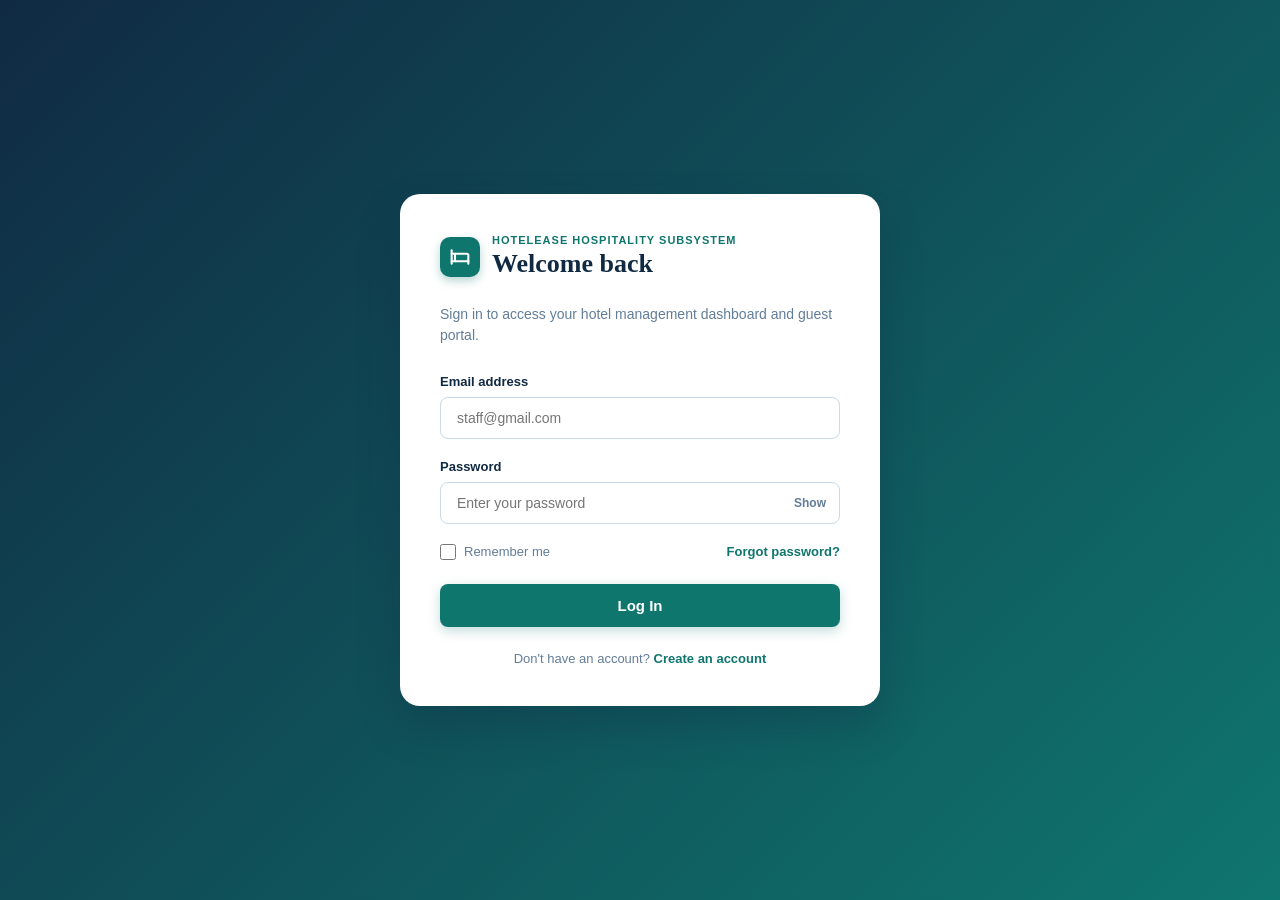
<file: index.html>
<!DOCTYPE html>
<html lang="en">
<head>
  <meta charset="UTF-8">
  <meta name="viewport" content="width=device-width, initial-scale=1.0">
  <meta http-equiv="refresh" content="0; url=login.html">
  <title>HotelEase</title>
</head>
<body>
  <p>Redirecting to HotelEase...</p>
  <a href="login.html">Click here to continue</a>
</body>
</html>
</file>
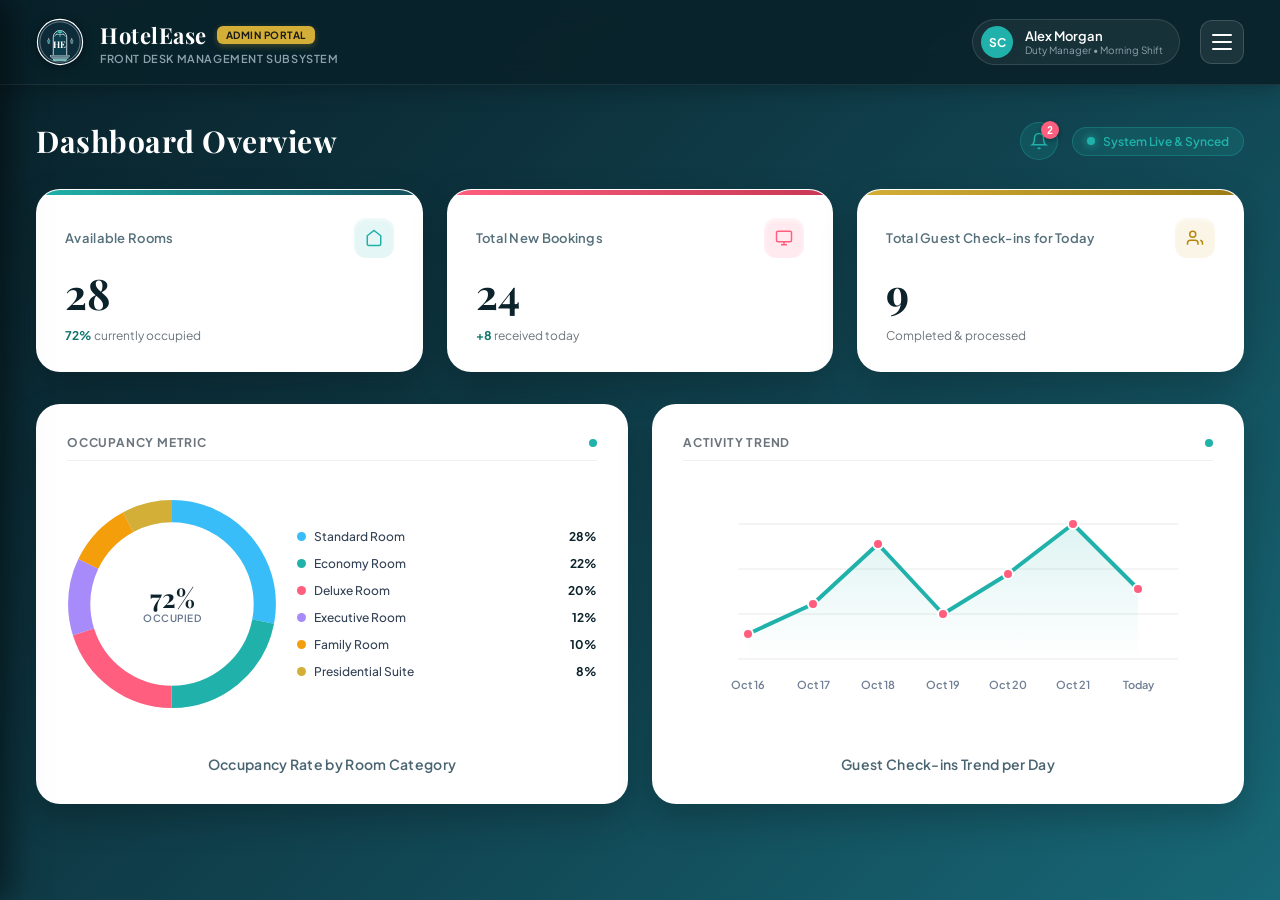
<file: dashboard.html>
<!DOCTYPE html>
<html lang="en">
<head>
    <meta charset="UTF-8">
    <meta name="viewport" content="width=device-width, initial-scale=1.0">
    <title>HotelEase - Front Desk Management Subsystem</title>
    <!-- Google Fonts -->
    <link href="https://fonts.googleapis.com/css2?family=Playfair+Display:wght@600;700&family=Plus+Jakarta+Sans:wght@400;500;600;700&display=swap" rel="stylesheet">
    <link rel="stylesheet" href="dashboard.css">
</head>
<body>

    <!-- TOP NAVBAR -->
    <header class="navbar">
        <div class="nav-left">
            <!-- Round Teal HE Logo Emblem -->
            <div class="logo-container">
                <svg viewBox="0 0 500 500" class="he-logo" xmlns="http://www.w3.org/2000/svg">
                    <circle cx="250" cy="250" r="235" fill="#0d2b38" stroke="#ffffff" stroke-width="12"/>
                    <circle cx="250" cy="250" r="210" fill="none" stroke="#ffffff" stroke-width="4"/>
                    <path d="M180 390 V200 A70 70 0 0 1 320 200 V390" fill="#0b3d4c" stroke="#ffffff" stroke-width="8"/>
                    <path d="M225 155 A25 25 0 0 1 275 155 Z" fill="#20b2aa"/>
                    <path d="M195 190 L220 160 M305 190 L280 160 M250 150 V195 M210 172 H290" stroke="#ffffff" stroke-width="5" stroke-linecap="round"/>
                    <g transform="translate(-10, 40)">
                        <path d="M130 190 h25 l-5 35 h-15 z" fill="#0b3d4c" stroke="#ffffff" stroke-width="4"/>
                        <circle cx="142.5" cy="180" r="6" fill="#ffffff"/>
                        <path d="M142.5 174 v-8" stroke="#ffffff" stroke-width="4"/>
                        <rect x="135" y="200" width="15" height="20" fill="#20b2aa" opacity="0.8"/>
                    </g>
                    <g transform="translate(230, 40)">
                        <path d="M130 190 h25 l-5 35 h-15 z" fill="#0b3d4c" stroke="#ffffff" stroke-width="4"/>
                        <circle cx="142.5" cy="180" r="6" fill="#ffffff"/>
                        <path d="M142.5 174 v-8" stroke="#ffffff" stroke-width="4"/>
                        <rect x="135" y="200" width="15" height="20" fill="#20b2aa" opacity="0.8"/>
                    </g>
                    <rect x="150" y="390" width="200" height="15" fill="#144e5c" stroke="#ffffff" stroke-width="4"/>
                    <rect x="165" y="410" width="170" height="15" fill="#144e5c" stroke="#ffffff" stroke-width="4"/>
                    <rect x="180" y="430" width="140" height="15" fill="#20b2aa" stroke="#ffffff" stroke-width="4"/>
                    <text x="250" y="315" font-family="'Playfair Display', serif" font-size="95" font-weight="700" fill="#ffffff" text-anchor="middle" letter-spacing="4">HE</text>
                </svg>
            </div>
            <div class="brand-info">
                <div class="brand-title-row">
                    <span class="brand-name">HotelEase</span>
                    <span class="admin-badge">ADMIN PORTAL</span>
                </div>
                <span class="subsystem-subtitle">FRONT DESK MANAGEMENT SUBSYSTEM</span>
            </div>
        </div>

        <div class="nav-right">
            <!-- User Profile -->
            <div class="user-profile">
                <div class="avatar">SC</div>
                <div class="user-details">
                    <span class="user-name">Alex Morgan</span>
                    <span class="user-role">Duty Manager • Morning Shift</span>
                </div>
            </div>
            <!-- Hamburger Menu Trigger -->
            <button class="hamburger-btn" id="hamburgerBtn" title="Menu & Logout">
                <span></span>
                <span></span>
                <span></span>
            </button>
        </div>
    </header>

    <!-- SIDEBAR NAVIGATION DRAWER -->
    <aside class="sidebar-drawer" id="sidebarDrawer">
        <div class="sidebar-header">
            <h3>Navigation Menu</h3>
            <button class="close-sidebar" id="closeSidebar">&times;</button>
        </div>
        <ul class="sidebar-nav-list">
            <li><a href="onlinebooking.html" id="openOnlineBookingNav"><svg width="18" height="18" fill="none" stroke="currentColor" stroke-width="2" viewBox="0 0 24 24"><rect x="2" y="3" width="20" height="14" rx="2" /><line x1="8" y1="21" x2="16" y2="21" /><line x1="12" y1="17" x2="12" y2="21" /></svg> Online Booking</a></li>
            <li><a href="#" id="walkinNavBtn"><svg width="18" height="18" fill="none" stroke="currentColor" stroke-width="2" viewBox="0 0 24 24"><path d="M16 21v-2a4 4 0 0 0-4-4H6a4 4 0 0 0-4 4v2"/><circle cx="9" cy="7" r="4"/><path d="M22 21v-2a4 4 0 0 0-3-3.87"/><path d="M16 3.13a4 4 0 0 1 0 7.75"/></svg> Walk in Booking</a></li>
            <li><a href="room-occupancy.html"><svg width="18" height="18" fill="none" stroke="currentColor" stroke-width="2" viewBox="0 0 24 24"><path d="M3 9l9-7 9 7v11a2 2 0 0 1-2 2H5a2 2 0 0 1-2-2z"/><polyline points="9 22 9 12 15 12 15 22"/></svg> Room Occupancy</a></li>
            <li><a href="#"><svg width="18" height="18" fill="none" stroke="currentColor" stroke-width="2" viewBox="0 0 24 24"><path d="M21 15a2 2 0 0 1-2 2H7l-4 4V5a2 2  0 0 1 2-2h14a2 2 0 0 1 2 2z"/></svg> Guests Feedback</a></li>
            <li class="sidebar-divider"></li>
            <li><a href="#" class="logout-link" id="logoutBtn"><svg width="18" height="18" fill="none" stroke="currentColor" stroke-width="2" viewBox="0 0 24 24"><path d="M9 21H5a2 2 0 0 1-2-2V5a2 2 0 0 1 2-2h4"/><polyline points="16 17 21 12 16 7"/><line x1="21" y1="12" x2="9" y2="12"/></svg> Logout</a></li>
        </ul>
    </aside>
    <div class="sidebar-overlay" id="sidebarOverlay"></div>

    <!-- MAIN DASHBOARD CONTENT -->
    <main class="dashboard-main" id="dashboardMain">
        <div class="dashboard-header-row">
            <h1 class="page-title">Dashboard Overview</h1>
            
            <!-- RIGHT SIDE CONTAINER FOR NOTIFICATION & LIVE STATUS -->
            <div class="dashboard-top-actions">
                <!-- NOTIFICATION BUTTON & DROPDOWN CONTAINER -->
                <div class="notification-container">
                    <button class="notification-btn" id="notificationBtn" title="Checkout Alerts">
                        <svg width="18" height="18" fill="none" stroke="currentColor" stroke-width="2" viewBox="0 0 24 24">
                            <path d="M18 8A6 6 0 0 0 6 8c0 7-3 9-3 9h18s-3-2-3-9"></path>
                            <path d="M13.73 21a2 2 0 0 1-3.46 0"></path>
                        </svg>
                        <span class="notification-badge" id="notificationBadge">2</span>
                    </button>

                    <!-- DROPDOWN POPUP SHOWING GUESTS CHECKING OUT WITHIN 30 MINS -->
                    <div class="notification-dropdown" id="notificationDropdown">
                        <div class="notification-header-title">
                            <span>Upcoming Checkouts (&lt; 30 mins)</span>
                            <span class="notif-count-pill">2 alerts</span>
                        </div>
                        <div class="notification-list">
                            <div class="notification-item" onclick="window.location.href='room-occupancy.html'">
                                <div class="notif-room-badge">Room 304</div>
                                <div class="notif-details">
                                    <span class="notif-guest-name">Eleanor Vance</span>
                                    <span class="notif-time">Checking out in 15 mins (11:00 AM)</span>
                                </div>
                            </div>
                            <div class="notification-item" onclick="window.location.href='room-occupancy.html'">
                                <div class="notif-room-badge">Room 512</div>
                                <div class="notif-details">
                                    <span class="notif-guest-name">Marcus Sterling</span>
                                    <span class="notif-time">Checking out in 28 mins (11:15 AM)</span>
                                </div>
                            </div>
                        </div>
                    </div>
                </div>

                <div class="live-status-pill">
                    <span class="pulse-dot"></span> System Live & Synced
                </div>
            </div>
        </div>

        <!-- TOP 3 KPI CARDS -->
        <section class="kpi-grid">
            <div class="kpi-card interactive" id="openOnlineBookingCard" onclick="window.location.href='onlinebooking.html'">
                <div class="kpi-card-glow teal"></div>
                <div class="kpi-top">
                    <h3>Available Rooms</h3>
                    <span class="kpi-icon-badge teal">
                        <svg width="18" height="18" fill="none" stroke="currentColor" stroke-width="2" viewBox="0 0 24 24"><path d="M3 9l9-7 9 7v11a2 2 0 0 1-2 2H5a2 2 0 0 1-2-2z"/></svg>
                    </span>
                </div>
                <div class="kpi-value">28</div>
                <div class="kpi-trend positive"><span>72%</span> currently occupied</div>
            </div>

            <div class="kpi-card interactive" onclick="window.location.href='onlinebooking.html'">
                <div class="kpi-card-glow pink"></div>
                <div class="kpi-top">
                    <h3>Total New Bookings</h3>
                    <span class="kpi-icon-badge pink">
                        <svg width="18" height="18" fill="none" stroke="currentColor" stroke-width="2" viewBox="0 0 24 24"><rect x="2" y="3" width="20" height="14" rx="2"/><line x1="8" y1="21" x2="16" y2="21"/><line x1="12" y1="17" x2="12" y2="21"/></svg>
                    </span>
                </div>
                <div class="kpi-value">24</div>
                <div class="kpi-trend positive"><span>+8</span> received today</div>
            </div>

            <div class="kpi-card">
                <div class="kpi-card-glow gold"></div>
                <div class="kpi-top">
                    <h3>Total Guest Check-ins for Today</h3>
                    <span class="kpi-icon-badge gold">
                        <svg width="18" height="18" fill="none" stroke="currentColor" stroke-width="2" viewBox="0 0 24 24"><path d="M16 21v-2a4 4 0 0 0-4-4H6a4 4 0 0 0-4 4v2"/><circle cx="9" cy="7" r="4"/><path d="M22 21v-2a4 4 0 0 0-3-3.87"/></svg>
                    </span>
                </div>
                <div class="kpi-value">9</div>
                <div class="kpi-subtitle">Completed & processed</div>
            </div>
        </section>

        <!-- BOTTOM ANALYTICS CARDS -->
        <section class="analytics-grid">
            <!-- ROOM OCCUPANCY BREAKDOWN BY CATEGORY -->
            <div class="analytics-card">
                <div class="analytics-card-header">
                    <span class="widget-tag">Occupancy Metric</span>
                    <span class="widget-dot"></span>
                </div>

                <div class="occupancy-breakdown-wrapper">
                    <!-- Multi-Segment SVG Donut Chart -->
                    <div class="chart-container-doughnut">
                        <svg viewBox="0 0 36 36" class="circular-chart multi-segment">
                            <!-- Background track circle -->
                            <circle class="circle-bg" cx="18" cy="18" r="15.9155" />
                            
                            <!-- Standard Room: 28% -->
                            <path class="circle-segment segment-standard" stroke-dasharray="28 100" stroke-dashoffset="0" d="M18 2.0845 a 15.9155 15.9155 0 0 1 0 31.831 a 15.9155 15.9155 0 0 1 0 -31.831" />
                            
                            <!-- Economy Room: 22% -->
                            <path class="circle-segment segment-economy" stroke-dasharray="22 100" stroke-dashoffset="-28" d="M18 2.0845 a 15.9155 15.9155 0 0 1 0 31.831 a 15.9155 15.9155 0 0 1 0 -31.831" />
                            
                            <!-- Deluxe Room: 20% -->
                            <path class="circle-segment segment-deluxe" stroke-dasharray="20 100" stroke-dashoffset="-50" d="M18 2.0845 a 15.9155 15.9155 0 0 1 0 31.831 a 15.9155 15.9155 0 0 1 0 -31.831" />
                            
                            <!-- Executive Room: 12% -->
                            <path class="circle-segment segment-executive" stroke-dasharray="12 100" stroke-dashoffset="-70" d="M18 2.0845 a 15.9155 15.9155 0 0 1 0 31.831 a 15.9155 15.9155 0 0 1 0 -31.831" />
                            
                            <!-- Family Room: 10% -->
                            <path class="circle-segment segment-family" stroke-dasharray="10 100" stroke-dashoffset="-82" d="M18 2.0845 a 15.9155 15.9155 0 0 1 0 31.831 a 15.9155 15.9155 0 0 1 0 -31.831" />
                            
                            <!-- Presidential Suite: 8% -->
                            <path class="circle-segment segment-presidential" stroke-dasharray="8 100" stroke-dashoffset="-92" d="M18 2.0845 a 15.9155 15.9155 0 0 1 0 31.831 a 15.9155 15.9155 0 0 1 0 -31.831" />
                        </svg>
                        <div class="doughnut-center-text">
                            <span class="total-percent">72%</span>
                            <span class="total-label">Occupied</span>
                        </div>
                    </div>

                    <!-- Room Breakdown Legend List -->
                    <div class="room-breakdown-legend">
                        <div class="legend-item">
                            <div class="legend-info">
                                <span class="dot segment-standard"></span>
                                <span class="room-name">Standard Room</span>
                            </div>
                            <span class="room-pct">28%</span>
                        </div>
                        <div class="legend-item">
                            <div class="legend-info">
                                <span class="dot segment-economy"></span>
                                <span class="room-name">Economy Room</span>
                            </div>
                            <span class="room-pct">22%</span>
                        </div>
                        <div class="legend-item">
                            <div class="legend-info">
                                <span class="dot segment-deluxe"></span>
                                <span class="room-name">Deluxe Room</span>
                            </div>
                            <span class="room-pct">20%</span>
                        </div>
                        <div class="legend-item">
                            <div class="legend-info">
                                <span class="dot segment-executive"></span>
                                <span class="room-name">Executive Room</span>
                            </div>
                            <span class="room-pct">12%</span>
                        </div>
                        <div class="legend-item">
                            <div class="legend-info">
                                <span class="dot segment-family"></span>
                                <span class="room-name">Family Room</span>
                            </div>
                            <span class="room-pct">10%</span>
                        </div>
                        <div class="legend-item">
                            <div class="legend-info">
                                <span class="dot segment-presidential"></span>
                                <span class="room-name">Presidential Suite</span>
                            </div>
                            <span class="room-pct">8%</span>
                        </div>
                    </div>
                </div>

                <h4 class="chart-title">Occupancy Rate by Room Category</h4>
            </div>

            <div class="analytics-card">
                <div class="analytics-card-header">
                    <span class="widget-tag">Activity Trend</span>
                    <span class="widget-dot"></span>
                </div>
                <div class="chart-container-line">
                    <svg viewBox="0 0 500 220" class="line-graph-svg">
                        <line x1="40" y1="30" x2="480" y2="30" stroke="rgba(0,0,0,0.06)" stroke-width="1.5" />
                        <line x1="40" y1="75" x2="480" y2="75" stroke="rgba(0,0,0,0.06)" stroke-width="1.5" />
                        <line x1="40" y1="120" x2="480" y2="120" stroke="rgba(0,0,0,0.06)" stroke-width="1.5" />
                        <line x1="40" y1="165" x2="480" y2="165" stroke="rgba(0,0,0,0.06)" stroke-width="1.5" />

                        <polygon points="50,140 115,110 180,50 245,120 310,80 375,30 440,95 440,165 50,165" fill="url(#lineGradient)" opacity="0.15" />
                        <path d="M50,140 L115,110 L180,50 L245,120 L310,80 L375,30 L440,95" fill="none" stroke="#20b2aa" stroke-width="4" stroke-linecap="round" stroke-linejoin="round"/>
                        <circle cx="50" cy="140" r="5" fill="#ff5e7e" stroke="#ffffff" stroke-width="2"/>
                        <circle cx="115" cy="110" r="5" fill="#ff5e7e" stroke="#ffffff" stroke-width="2"/>
                        <circle cx="180" cy="50" r="5" fill="#ff5e7e" stroke="#ffffff" stroke-width="2"/>
                        <circle cx="245" cy="120" r="5" fill="#ff5e7e" stroke="#ffffff" stroke-width="2"/>
                        <circle cx="310" cy="80" r="5" fill="#ff5e7e" stroke="#ffffff" stroke-width="2"/>
                        <circle cx="375" cy="30" r="5" fill="#ff5e7e" stroke="#ffffff" stroke-width="2"/>
                        <circle cx="440" cy="95" r="5" fill="#ff5e7e" stroke="#ffffff" stroke-width="2"/>

                        <text x="50" y="195" text-anchor="middle" fill="#718096" font-size="11" font-weight="600">Oct 16</text>
                        <text x="115" y="195" text-anchor="middle" fill="#718096" font-size="11" font-weight="600">Oct 17</text>
                        <text x="180" y="195" text-anchor="middle" fill="#718096" font-size="11" font-weight="600">Oct 18</text>
                        <text x="245" y="195" text-anchor="middle" fill="#718096" font-size="11" font-weight="600">Oct 19</text>
                        <text x="310" y="195" text-anchor="middle" fill="#718096" font-size="11" font-weight="600">Oct 20</text>
                        <text x="375" y="195" text-anchor="middle" fill="#718096" font-size="11" font-weight="600">Oct 21</text>
                        <text x="440" y="195" text-anchor="middle" fill="#718096" font-size="11" font-weight="600">Today</text>

                        <defs>
                            <linearGradient id="lineGradient" x1="0" y1="0" x2="0" y2="1">
                                <stop offset="0%" stop-color="#20b2aa" />
                                <stop offset="100%" stop-color="#20b2aa" stop-opacity="0" />
                            </linearGradient>
                        </defs>
                    </svg>
                </div>
                <h4 class="chart-title">Guest Check-ins Trend per Day</h4>
            </div>
        </section>
    </main>

    <!-- WALK-IN BOOKING FLOATING MODAL OVERLAY -->
    <div class="modal-overlay" id="walkinModalOverlay">
        <div class="modal-card">
            <!-- FIXED HEADER -->
            <div class="modal-header-flex">
                <div class="modal-title-area">
                    <div class="modal-icon-badge">
                        <svg viewBox="0 0 500 500" class="modal-logo-img" xmlns="http://www.w3.org/2000/svg">
                            <circle cx="250" cy="250" r="235" fill="#0d2b38" stroke="#ffffff" stroke-width="12"/>
                            <circle cx="250" cy="250" r="210" fill="none" stroke="#ffffff" stroke-width="4"/>
                            <path d="M180 390 V200 A70 70 0 0 1 320 200 V390" fill="#0b3d4c" stroke="#ffffff" stroke-width="8"/>
                            <path d="M225 155 A25 25 0 0 1 275 155 Z" fill="#20b2aa"/>
                            <path d="M195 190 L220 160 M305 190 L280 160 M250 150 V195 M210 172 H290" stroke="#ffffff" stroke-width="5" stroke-linecap="round"/>
                            <g transform="translate(-10, 40)">
                                <path d="M130 190 h25 l-5 35 h-15 z" fill="#0b3d4c" stroke="#ffffff" stroke-width="4"/>
                                <circle cx="142.5" cy="180" r="6" fill="#ffffff"/>
                                <path d="M142.5 174 v-8" stroke="#ffffff" stroke-width="4"/>
                                <rect x="135" y="200" width="15" height="20" fill="#20b2aa" opacity="0.8"/>
                            </g>
                            <g transform="translate(230, 40)">
                                <path d="M130 190 h25 l-5 35 h-15 z" fill="#0b3d4c" stroke="#ffffff" stroke-width="4"/>
                                <circle cx="142.5" cy="180" r="6" fill="#ffffff"/>
                                <path d="M142.5 174 v-8" stroke="#ffffff" stroke-width="4"/>
                                <rect x="135" y="200" width="15" height="20" fill="#20b2aa" opacity="0.8"/>
                            </g>
                            <rect x="150" y="390" width="200" height="15" fill="#144e5c" stroke="#ffffff" stroke-width="4"/>
                            <rect x="165" y="410" width="170" height="15" fill="#144e5c" stroke="#ffffff" stroke-width="4"/>
                            <rect x="180" y="430" width="140" height="15" fill="#20b2aa" stroke="#ffffff" stroke-width="4"/>
                            <text x="250" y="315" font-family="'Playfair Display', serif" font-size="95" font-weight="700" fill="#ffffff" text-anchor="middle" letter-spacing="4">HE</text>
                        </svg>
                    </div>
                    <div>
                        <div class="modal-title-row">
                            <h2 class="heading-font" style="font-size: 20px; color: #102a43;">Walk-In Express Check-In</h2>
                            <span class="modal-status-badge">Front Desk</span>
                        </div>
                        <p class="modal-subtitle" style="font-size: 13px; color: #627d98;">Register a walk-in guest into the PMS and allocate room access.</p>
                    </div>
                </div>
                <button class="close-modal" id="closeWalkinModal">&times;</button>
            </div>

            <form id="dashboard-walkin-form">
                <!-- SCROLLABLE BODY CONTAINER -->
                <div class="walkin-modal-body">
                    <div class="form-section-card">
                        <div class="form-section-title">Guest Information</div>
                        <div class="modal-input-group">
                            <label for="modal-walkin-name">Full Name</label>
                            <input type="text" id="modal-walkin-name" placeholder="e.g. John Doe" required>
                        </div>
                        <div class="form-row-2">
                            <div class="modal-input-group">
                                <label for="modal-walkin-contact">Contact Number</label>
                                <input type="tel" id="modal-walkin-contact" placeholder="e.g. +63 912 345 6789" required>
                            </div>
                            <div class="modal-input-group">
                                <label for="modal-walkin-email">Email Address</label>
                                <input type="email" id="modal-walkin-email" placeholder="e.g. john@example.com" required>
                            </div>
                        </div>
                    </div>

                    <div class="form-section-card">
                        <div class="form-section-title">Reservation Details</div>
                        <div class="form-row-2">
                            <div class="modal-input-group">
                                <label for="modal-walkin-checkin">Check-in Date</label>
                                <input type="date" id="modal-walkin-checkin" required>
                            </div>
                            <div class="modal-input-group">
                                <label for="modal-walkin-checkout">Check-out Date</label>
                                <input type="date" id="modal-walkin-checkout" required>
                            </div>
                        </div>
                        <div class="form-row-3">
                            <div class="modal-input-group">
                                <label for="modal-walkin-hours">Hours Stay</label>
                                <input type="number" id="modal-walkin-hours" placeholder="e.g. 3" min="0">
                            </div>
                            <div class="modal-input-group">
                                <label for="modal-walkin-guests">Guests</label>
                                <input type="number" id="modal-walkin-guests" value="1" min="1" required>
                            </div>
                            <div class="modal-input-group">
                                <label for="modal-walkin-rooms">Rooms</label>
                                <input type="number" id="modal-walkin-rooms" value="1" min="1" required>
                            </div>
                        </div>
                        <div class="modal-input-group">
                            <label for="modal-walkin-room">Preferred Room Type</label>
                            <select id="modal-walkin-room" required>
                                <option value="Economy Room">Economy Room (₱1,500/night)</option>
                                <option value="Standard Room">Standard Room (₱2,200/night)</option>
                                <option value="Family Room">Family Room (₱3,500/night)</option>
                                <option value="Deluxe Room">Deluxe Room (₱4,200/night)</option>
                                <option value="Executive Room">Executive Room (₱5,800/night)</option>
                                <option value="Presidential Suite">Presidential Suite (₱9,500/night)</option>
                            </select>
                        </div>
                    </div>
                </div>

                <!-- FIXED FOOTER BAR -->
                <div class="modal-footer-bar">
                    <button type="button" class="modal-btn-secondary" id="cancelWalkinBtn">Clear Form</button>
                    <button type="submit" class="modal-btn-primary">Confirm & Allocate Room Key</button>
                </div>
            </form>
        </div>
    </div>

    <script src="dashboard.js"></script>
</body>
</html>
</file>
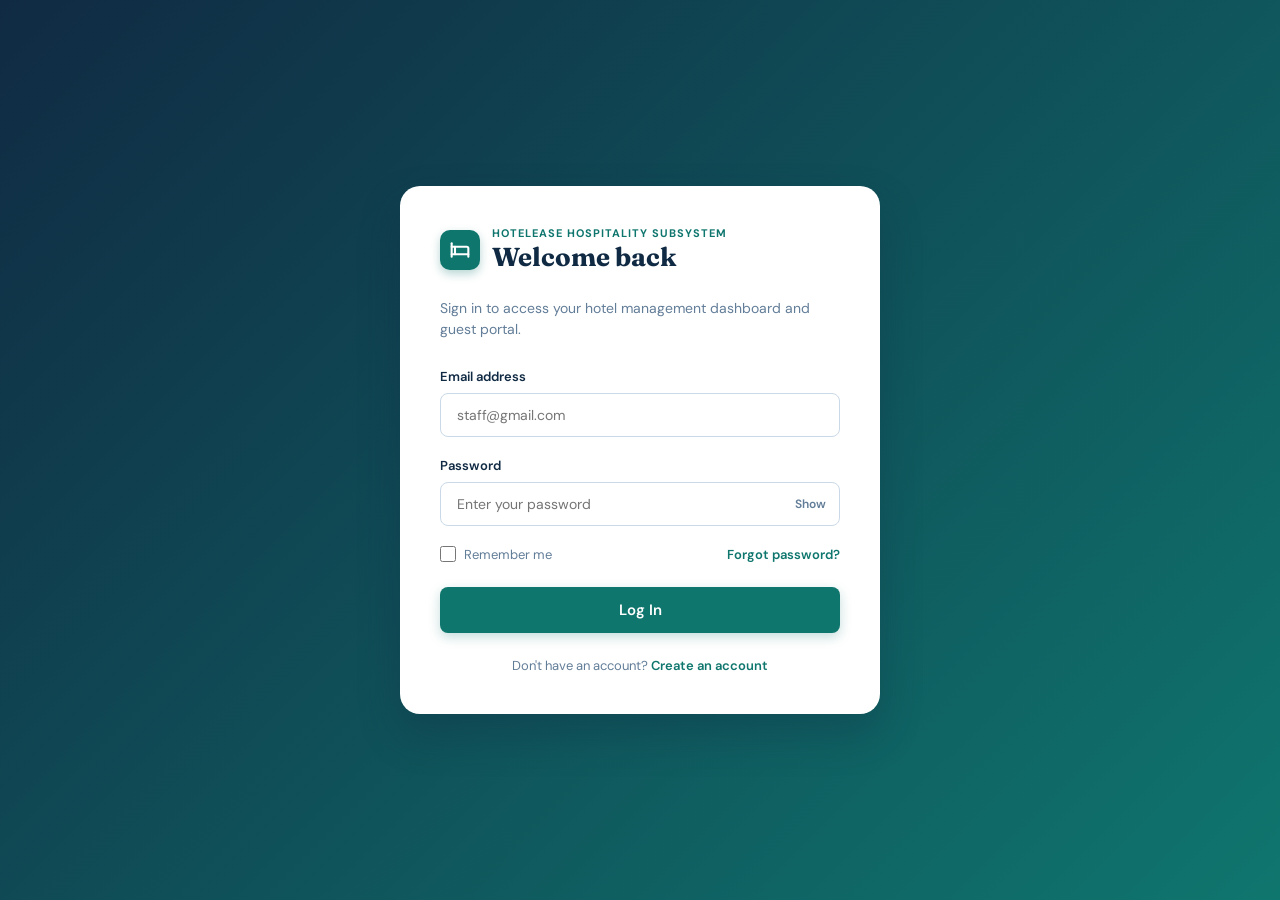
<file: login.html>
<!DOCTYPE html>
<html lang="en">
<head>
    <meta charset="UTF-8">
    <meta name="viewport" content="width=device-width, initial-scale=1.0">
    <title>Login - HotelEase Portal</title>
    <link rel="stylesheet" href="login.css">
</head>
<body>

    <div class="portal-container">
        <div class="brand-header">
            <div class="brand-logo">
                <svg width="20" height="20" viewBox="0 0 24 24" fill="none" stroke="currentColor" stroke-width="2.5" stroke-linecap="round" stroke-linejoin="round">
                    <path d="M2 4v16"></path><path d="M2 8h18a2 2 0 0 1 2 2v10"></path><path d="M2 17h20"></path><path d="M6 8v9"></path>
                </svg>
            </div>
            <div>
                <div class="brand-tag">HotelEase Hospitality Subsystem</div>
                <h1 class="brand-name">Welcome back</h1>
            </div>
        </div>

        <p class="auth-subtitle">Sign in to access your hotel management dashboard and guest portal.</p>

        <div id="alertBox" class="alert-box"></div>

        <form id="loginForm" onsubmit="handleLogin(event)">
            <div class="input-group">
                <label for="email">Email address</label>
                <input type="email" id="email" placeholder="staff@gmail.com" required>
            </div>

            <div class="input-group">
                <label for="password">Password</label>
                <div class="input-wrapper">
                    <input type="password" id="password" placeholder="Enter your password" required>
                    <button type="button" class="toggle-btn" onclick="togglePassword('password', this)">Show</button>
                </div>
            </div>

            <div class="form-options">
                <label class="remember-me">
                    <input type="checkbox" id="remember"> Remember me
                </label>
                <a href="#" class="forgot-link" onclick="handleForgot()">Forgot password?</a>
            </div>

            <button type="submit" class="btn-primary">Log In</button>
        </form>

        <div class="switch-auth">
            Don't have an account? <a href="signup.html">Create an account</a>
        </div>
    </div>

    <script>
        function togglePassword(inputId, btn) {
            const input = document.getElementById(inputId);
            if (input.type === 'password') {
                input.type = 'text';
                btn.textContent = 'Hide';
            } else {
                input.type = 'password';
                btn.textContent = 'Show';
            }
        }

        function showAlert(message, type) {
            const alertBox = document.getElementById('alertBox');
            alertBox.textContent = message;
            alertBox.className = 'alert-box ' + (type === 'success' ? 'alert-success' : 'alert-error');
            alertBox.style.display = 'block';
        }

        function handleLogin(event) {
            event.preventDefault();
            const email = document.getElementById('email').value.trim();
            const password = document.getElementById('password').value;

            if (!email || !password) {
                showAlert('Please fill in all fields.', 'error');
                return;
            }

            // Show success message
            showAlert('Login successful! Redirecting to dashboard...', 'success');

            // Redirect to dashboard.html after 1 second
            setTimeout(() => {
                window.location.href = 'dashboard.html';
            }, 1000);
        }

        function handleForgot() {
            const email = prompt('Please enter your email to reset your password:');
            if (email) {
                showAlert('Password reset link sent to ' + email, 'success');
            }
        }
    </script>

</body>
</html>
</file>
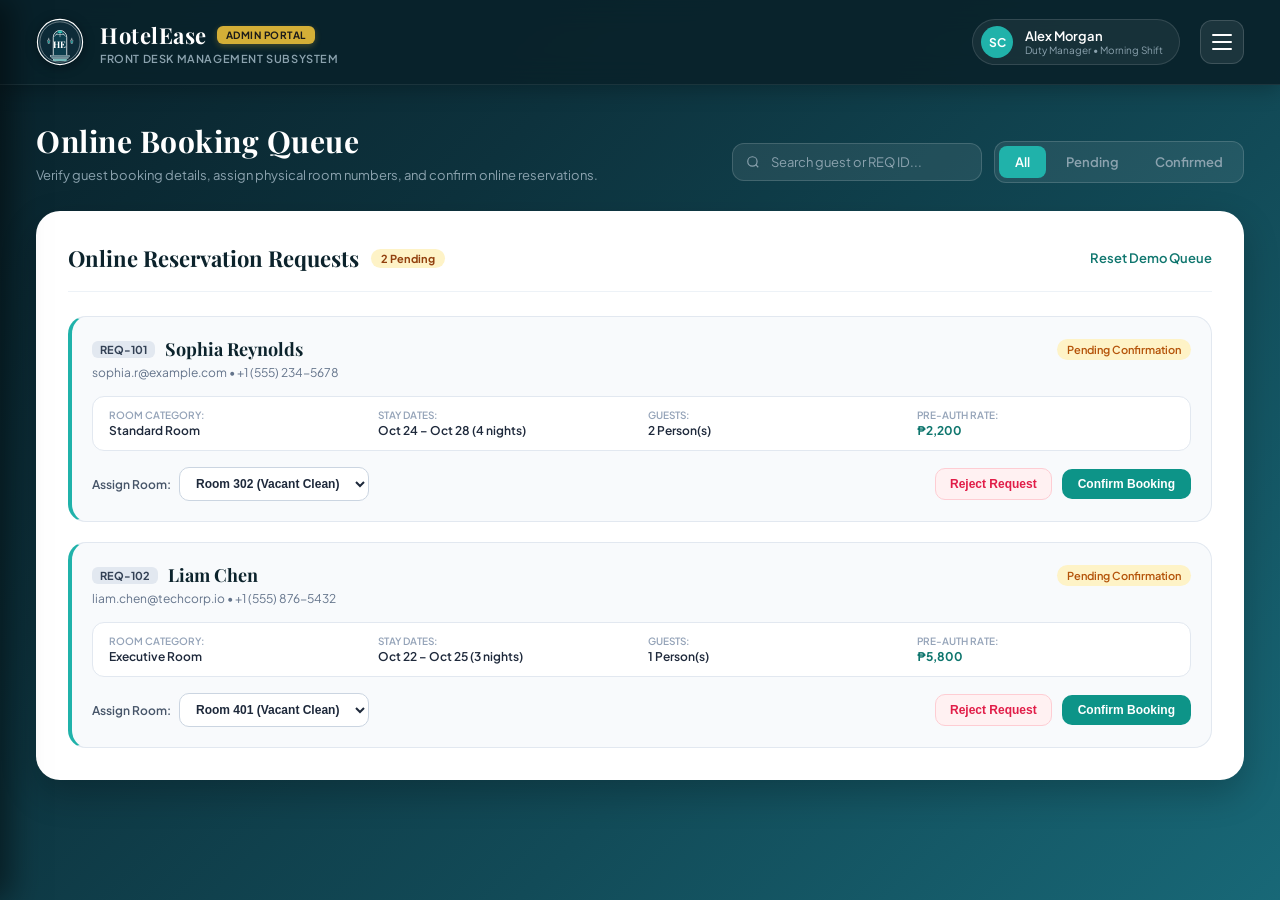
<file: onlinebooking.html>
<!DOCTYPE html>
<html lang="en">
<head>
    <meta charset="UTF-8">
    <meta name="viewport" content="width=device-width, initial-scale=1.0">
    <title>HotelEase - Online Booking Management</title>
    <!-- Google Fonts -->
    <link href="https://fonts.googleapis.com/css2?family=Playfair+Display:wght@600;700&family=Plus+Jakarta+Sans:wght@400;500;600;700&display=swap" rel="stylesheet">
    <link rel="stylesheet" href="dashboard.css">
    <link rel="stylesheet" href="onlinebooking.css">
</head>
<body>

    <!-- TOP NAVBAR -->
    <header class="navbar">
        <div class="nav-left">
            <div class="logo-container">
                <svg viewBox="0 0 500 500" class="he-logo" xmlns="http://www.w3.org/2000/svg">
                    <circle cx="250" cy="250" r="235" fill="#0d2b38" stroke="#ffffff" stroke-width="12"/>
                    <circle cx="250" cy="250" r="210" fill="none" stroke="#ffffff" stroke-width="4"/>
                    <path d="M180 390 V200 A70 70 0 0 1 320 200 V390" fill="#0b3d4c" stroke="#ffffff" stroke-width="8"/>
                    <path d="M225 155 A25 25 0 0 1 275 155 Z" fill="#20b2aa"/>
                    <path d="M195 190 L220 160 M305 190 L280 160 M250 150 V195 M210 172 H290" stroke="#ffffff" stroke-width="5" stroke-linecap="round"/>
                    <g transform="translate(-10, 40)">
                        <path d="M130 190 h25 l-5 35 h-15 z" fill="#0b3d4c" stroke="#ffffff" stroke-width="4"/>
                        <circle cx="142.5" cy="180" r="6" fill="#ffffff"/>
                        <path d="M142.5 174 v-8" stroke="#ffffff" stroke-width="4"/>
                        <rect x="135" y="200" width="15" height="20" fill="#20b2aa" opacity="0.8"/>
                    </g>
                    <g transform="translate(230, 40)">
                        <path d="M130 190 h25 l-5 35 h-15 z" fill="#0b3d4c" stroke="#ffffff" stroke-width="4"/>
                        <circle cx="142.5" cy="180" r="6" fill="#ffffff"/>
                        <path d="M142.5 174 v-8" stroke="#ffffff" stroke-width="4"/>
                        <rect x="135" y="200" width="15" height="20" fill="#20b2aa" opacity="0.8"/>
                    </g>
                    <rect x="150" y="390" width="200" height="15" fill="#144e5c" stroke="#ffffff" stroke-width="4"/>
                    <rect x="165" y="410" width="170" height="15" fill="#144e5c" stroke="#ffffff" stroke-width="4"/>
                    <rect x="180" y="430" width="140" height="15" fill="#20b2aa" stroke="#ffffff" stroke-width="4"/>
                    <text x="250" y="315" font-family="'Playfair Display', serif" font-size="95" font-weight="700" fill="#ffffff" text-anchor="middle" letter-spacing="4">HE</text>
                </svg>
            </div>
            <div class="brand-info">
                <div class="brand-title-row">
                    <span class="brand-name">HotelEase</span>
                    <span class="admin-badge">ADMIN PORTAL</span>
                </div>
                <span class="subsystem-subtitle">FRONT DESK MANAGEMENT SUBSYSTEM</span>
            </div>
        </div>

        <div class="nav-right">
            <div class="user-profile">
                <div class="avatar">SC</div>
                <div class="user-details">
                    <span class="user-name">Alex Morgan</span>
                    <span class="user-role">Duty Manager • Morning Shift</span>
                </div>
            </div>
            <button class="hamburger-btn" id="hamburgerBtn" title="Menu & Logout">
                <span></span>
                <span></span>
                <span></span>
            </button>
        </div>
    </header>

    <!-- SIDEBAR NAVIGATION DRAWER -->
    <aside class="sidebar-drawer" id="sidebarDrawer">
        <div class="sidebar-header">
            <h3>Navigation Menu</h3>
            <button class="close-sidebar" id="closeSidebar">&times;</button>
        </div>
        <ul class="sidebar-nav-list">
            <li><a href="dashboard.html"><svg width="18" height="18" fill="none" stroke="currentColor" stroke-width="2" viewBox="0 0 24 24"><path d="M3 9l9-7 9 7v11a2 2 0 0 1-2 2H5a2 2 0 0 1-2-2z"/></svg> Dashboard Overview</a></li>
            <li><a href="onlinebooking.html" class="active" style="color: var(--white); border-left-color: var(--accent-teal);"><svg width="18" height="18" fill="none" stroke="currentColor" stroke-width="2" viewBox="0 0 24 24"><rect x="2" y="3" width="20" height="14" rx="2" /><line x1="8" y1="21" x2="16" y2="21" /><line x1="12" y1="17" x2="12" y2="21" /></svg> Online Booking</a></li>
            <li><a href="walkinbooking.html" id="walkinNavBtn"><svg width="18" height="18" fill="none" stroke="currentColor" stroke-width="2" viewBox="0 0 24 24"><path d="M16 21v-2a4 4 0 0 0-4-4H6a4 4 0 0 0-4 4v2"/><circle cx="9" cy="7" r="4"/><path d="M22 21v-2a4 4 0 0 0-3-3.87"/><path d="M16 3.13a4 4 0 0 1 0 7.75"/></svg> Walk in Booking</a></li>
            <li><a href="room-occupancy.html"><svg width="18" height="18" fill="none" stroke="currentColor" stroke-width="2" viewBox="0 0 24 24"><path d="M3 9l9-7 9 7v11a2 2 0 0 1-2 2H5a2 2 0 0 1-2-2z"/><polyline points="9 22 9 12 15 12 15 22"/></svg> Room Occupancy</a></li>
            <li><a href="#"><svg width="18" height="18" fill="none" stroke="currentColor" stroke-width="2" viewBox="0 0 24 24"><path d="M21 15a2 2 0 0 1-2 2H7l-4 4V5a2 2 0 0 1 2-2h14a2 2 0 0 1 2 2z"/></svg> Guests Feedback</a></li>
            <li class="sidebar-divider"></li>
            <li><a href="#" class="logout-link" id="logoutBtn"><svg width="18" height="18" fill="none" stroke="currentColor" stroke-width="2" viewBox="0 0 24 24"><path d="M9 21H5a2 2 0 0 1-2-2V5a2 2 0 0 1 2-2h4"/><polyline points="16 17 21 12 16 7"/><line x1="21" y1="12" x2="9" y2="12"/></svg> Logout</a></li>
        </ul>
    </aside>
    <div class="sidebar-overlay" id="sidebarOverlay"></div>

    <!-- MAIN PAGE WORKSPACE -->
    <main class="dashboard-main">
        <div class="page-header-container">
            <div>
                <h1 class="page-title">Online Booking Queue</h1>
                <p class="page-subtitle">Verify guest booking details, assign physical room numbers, and confirm online reservations.</p>
            </div>
            
            <div class="header-actions">
                <div class="search-box">
                    <svg width="14" height="14" fill="none" stroke="currentColor" stroke-width="2" viewBox="0 0 24 24"><circle cx="11" cy="11" r="8"/><line x1="21" y1="21" x2="16.65" y2="16.65"/></svg>
                    <input type="text" id="searchInput" placeholder="Search guest or REQ ID...">
                </div>

                <div class="filter-pills">
                    <button class="filter-btn active" data-filter="all">All</button>
                    <button class="filter-btn" data-filter="pending">Pending</button>
                    <button class="filter-btn" data-filter="confirmed">Confirmed</button>
                </div>
            </div>
        </div>

        <div class="workspace-card">
            <div class="workspace-top-bar">
                <div class="workspace-title-group">
                    <h2>Online Reservation Requests</h2>
                    <span class="pending-pill" id="pendingCounter">2 Pending</span>
                </div>
                <button class="btn-link-teal" id="resetDemoBtn">Reset Demo Queue</button>
            </div>

            <div class="reservations-list" id="reservationsContainer">
                <!-- Reservation Card 1 -->
                <div class="reservation-card" data-status="pending" data-guest="Sophia Reynolds REQ-101">
                    <div class="res-card-top">
                        <div class="guest-primary">
                            <span class="ref-badge">REQ-101</span>
                            <span class="guest-name">Sophia Reynolds</span>
                        </div>
                        <span class="status-tag yellow">Pending Confirmation</span>
                    </div>
                    <div class="guest-email">sophia.r@example.com • +1 (555) 234-5678</div>
                    <div class="details-grid">
                        <div class="detail-item"><span class="detail-label">Room Category:</span><span class="detail-val">Standard Room</span></div>
                        <div class="detail-item"><span class="detail-label">Stay Dates:</span><span class="detail-val">Oct 24 – Oct 28 (4 nights)</span></div>
                        <div class="detail-item"><span class="detail-label">Guests:</span><span class="detail-val">2 Person(s)</span></div>
                        <div class="detail-item"><span class="detail-label">Pre-Auth Rate:</span><span class="detail-val price">₱2,200</span></div>
                    </div>
                    <div class="action-row">
                        <div class="assign-box">
                            <label>Assign Room:</label>
                            <select class="room-select">
                                <option value="302">Room 302 (Vacant Clean)</option>
                                <option value="304">Room 304 (Vacant Clean)</option>
                            </select>
                        </div>
                        <div class="btn-group">
                            <button class="btn-reject">Reject Request</button>
                            <button class="btn-confirm">Confirm Booking</button>
                        </div>
                    </div>
                </div>

                <!-- Reservation Card 2 -->
                <div class="reservation-card" data-status="pending" data-guest="Liam Chen REQ-102">
                    <div class="res-card-top">
                        <div class="guest-primary">
                            <span class="ref-badge">REQ-102</span>
                            <span class="guest-name">Liam Chen</span>
                        </div>
                        <span class="status-tag yellow">Pending Confirmation</span>
                    </div>
                    <div class="guest-email">liam.chen@techcorp.io • +1 (555) 876-5432</div>
                    <div class="details-grid">
                        <div class="detail-item"><span class="detail-label">Room Category:</span><span class="detail-val">Executive Room</span></div>
                        <div class="detail-item"><span class="detail-label">Stay Dates:</span><span class="detail-val">Oct 22 – Oct 25 (3 nights)</span></div>
                        <div class="detail-item"><span class="detail-label">Guests:</span><span class="detail-val">1 Person(s)</span></div>
                        <div class="detail-item"><span class="detail-label">Pre-Auth Rate:</span><span class="detail-val price">₱5,800</span></div>
                    </div>
                    <div class="action-row">
                        <div class="assign-box">
                            <label>Assign Room:</label>
                            <select class="room-select">
                                <option value="401">Room 401 (Vacant Clean)</option>
                                <option value="405">Room 405 (Vacant Clean)</option>
                            </select>
                        </div>
                        <div class="btn-group">
                            <button class="btn-reject">Reject Request</button>
                            <button class="btn-confirm">Confirm Booking</button>
                        </div>
                    </div>
                </div>
            </div>
        </div>
    </main>

    <script src="dashboard.js"></script>
    <script src="onlinebooking.js"></script>
</body>
</html>
</file>
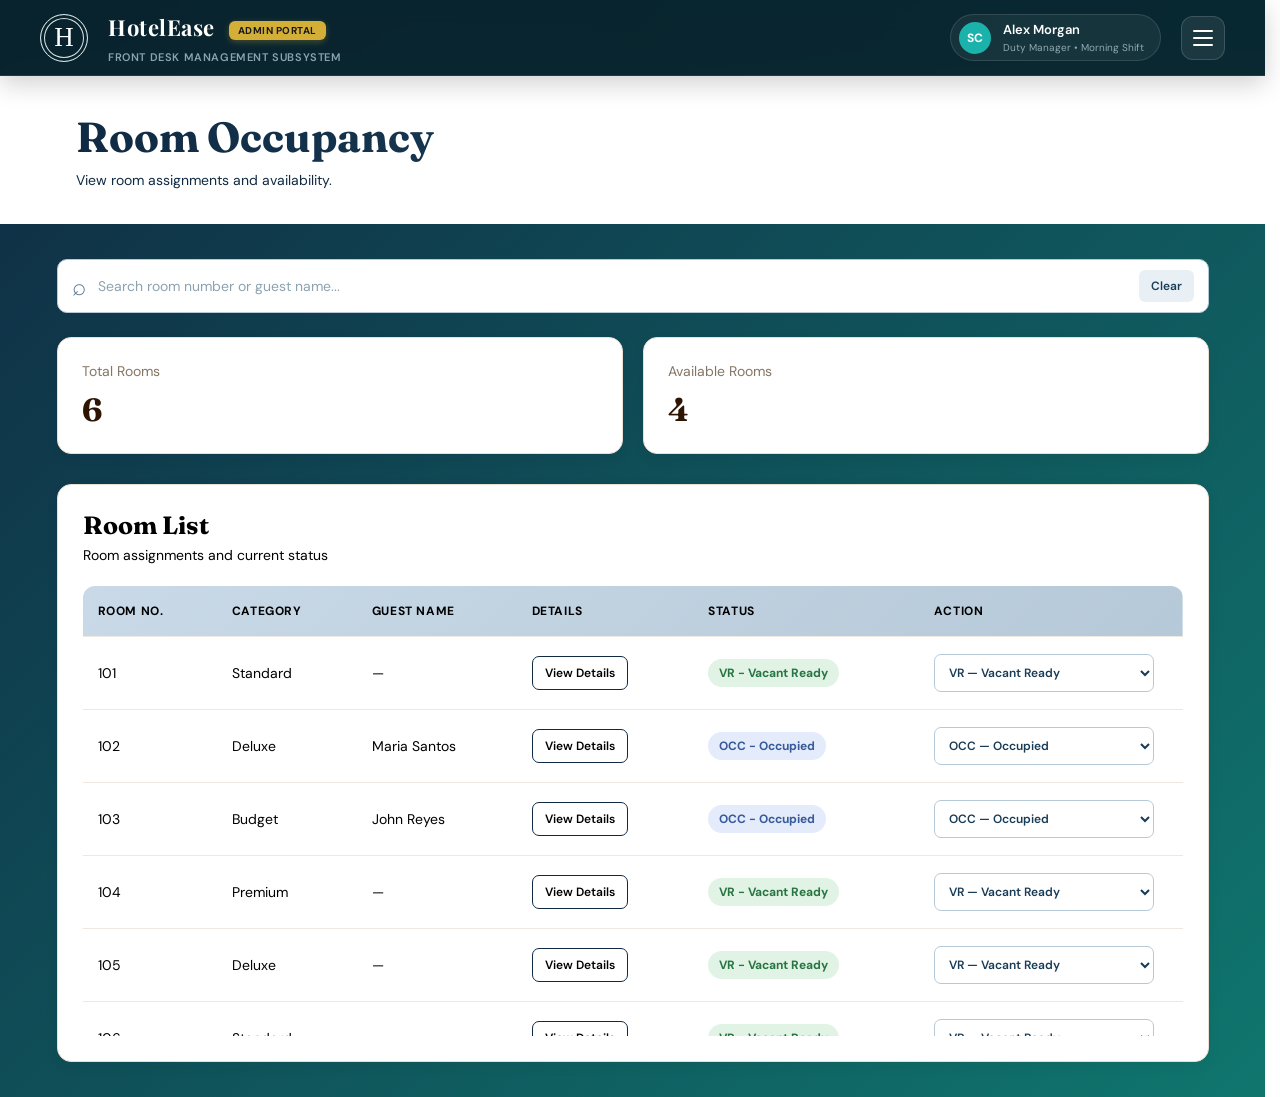
<file: room-occupancy.html>
<!DOCTYPE html>
<html lang="en">
<head>
    <meta charset="UTF-8">
    <meta name="viewport" content="width=device-width, initial-scale=1.0">
    <title>HotelEase | Room Occupancy</title>
    <link rel="stylesheet" href="room-occupancy.css">
</head>
<body>

    
<header class="hotel-header">
    <div class="brand-section">
        <div class="hotel-logo">
            <span>H</span>
        </div>

        <div class="brand-text">
            <div class="brand-title-row">
                <h1>HotelEase</h1>
                <span class="admin-badge">ADMIN PORTAL</span>
            </div>

            <p>FRONT DESK MANAGEMENT SUBSYSTEM</p>
        </div>
    </div>

    <div class="header-actions">
        <div class="staff-profile">
            <div class="staff-avatar">SC</div>

            <div class="staff-info">
                <strong>Alex Morgan</strong>
                <span>Duty Manager • Morning Shift</span>
            </div>
        </div>

        <button class="menu-button" aria-label="Open menu">
            <span></span>
            <span></span>
            <span></span>
        </button>
    </div>
</header>


    <header class="page-header">
        <div>
            <!-- <p class="eyebrow">HOTELEASE · FRONT DESK</p> -->
            <h1 class="gradient-text">Room Occupancy</h1>
            <p class="subtitle">View room assignments and availability.</p>
        </div>
    </header>

    <main class="container">
        <!-- Search Bar -->
        <section class="search-section">
            <div class="search-box">
                <span class="search-icon">⌕</span>
                <input
                    type="text"
                    id="roomSearch"
                    placeholder="Search room number or guest name..."
                    aria-label="Search rooms by room number or guest name"
                >
                <button type="button" id="clearSearch">Clear</button>
            </div>
        </section>

        <section class="summary">
            <div class="summary-card">
                <p>Total Rooms</p>
                <h2 id="totalRooms">4</h2>
            </div>

            <div class="summary-card">
                <p>Available Rooms</p>
                <h2 id="availableRooms">1</h2>
            </div>
        </section>

        <section class="room-section">
            <div class="section-heading">
                <div>
                    <h2>Room List</h2>
                    <p>Room assignments and current status</p>
                </div>
            </div>

            <div class="table-wrapper">
                <table>
                    <thead>
                        <tr>
                            <th>Room No.</th>
                            <th>Category</th>
                            <th>Guest Name</th>
                            <th>Details</th>
                            <th>Status</th>
                            <th>Action</th>
                        </tr>
                    </thead>

                    <tbody id="roomTableBody">
                        <tr>
                            <td>101</td>
                            <td>Standard</td>
                            <td>—</td>
                            <td>
                                <button class="details-btn"
                                    data-room="101">View Details</button>
                            </td>
                            <td>
                                <span class="status vacant-ready">VR - Vacant Ready</span>
                            </td>
                            
                            <td>
                                <select class="status-select" data-room="101">
                                    <option value="VR">VR — Vacant Ready</option>
                                    <option value="OCC">OCC — Occupied</option>
                                    <option value="VD">VD — Vacant Dirty</option>
                                    <option value="OOO">OOO — Out of Order</option>
                                </select>
                            </td>

                        </tr>

                        <tr>
                            <td>102</td>
                            <td>Deluxe</td>
                            <td>Maria Santos</td>
                            <td>
                                <button class="details-btn"
                                    data-room="102">View Details</button>
                            </td>
                            <td>
                                <span class="status occupied">OCC - Occupied</span>
                            </td>
                            <td>
                                <select class="status-select" data-room="102">
                                    <option value="VR">VR — Vacant Ready</option>
                                    <option value="OCC">OCC — Occupied</option>
                                    <option value="VD">VD — Vacant Dirty</option>
                                    <option value="OOO">OOO — Out of Order</option>
                                </select>
                            </td>
                        </tr>

                        <tr>
                            <td>103</td>
                            <td>Budget</td>
                            <td>John Reyes</td>
                            <td>
                                <button class="details-btn"
                                    data-room="103">View Details</button>
                            </td>
                            <td>
                                <span class="status occupied">OCC - Occupied</span>
                            </td>
                           <td>
                                <select class="status-select" data-room="103">
                                    <option value="VR">VR — Vacant Ready</option>
                                    <option value="OCC">OCC — Occupied</option>
                                    <option value="VD">VD — Vacant Dirty</option>
                                    <option value="OOO">OOO — Out of Order</option>
                                </select>
                            </td>
                        </tr>

                        <tr>
                            <td>104</td>
                            <td>Premium</td>
                            <td>—</td>
                            <td>
                                <button class="details-btn"
                                    data-room="104">View Details</button>
                            </td>
                            <td><span class="status vacant-ready">VR - Vacant Ready</span></td>
                            <td>
                                <select class="status-select" data-room="104">
                                    <option value="VR">VR — Vacant Ready</option>
                                    <option value="OCC">OCC — Occupied</option>
                                    <option value="VD">VD — Vacant Dirty</option>
                                    <option value="OOO">OOO — Out of Order</option>
                                </select>
                            </td>
                        </tr>

                        <tr>
                            <td>105</td>
                            <td>Deluxe</td>
                            <td>—</td>
                            <td>
                                <button class="details-btn"
                                    data-room="105">View Details</button>
                            </td>
                            <td><span class="status vacant-ready">VR - Vacant Ready</span></td>
                           <td>
                                <select class="status-select" data-room="105">
                                    <option value="VR">VR — Vacant Ready</option>
                                    <option value="OCC">OCC — Occupied</option>
                                    <option value="VD">VD — Vacant Dirty</option>
                                    <option value="OOO">OOO — Out of Order</option>
                                </select>
                            </td>
                        </tr>

                        <tr>
                            <td>106</td>
                            <td>Standard</td>
                            <td>—</td>
                            <td>
                                <button class="details-btn"
                                    data-room="106">View Details</button>
                            </td>
                            <td><span class="status vacant-ready">VR - Vacant Ready</span></td>
                            <td>
                                <select class="status-select" data-room="106">
                                    <option value="VR">VR — Vacant Ready</option>
                                    <option value="OCC">OCC — Occupied</option>
                                    <option value="VD">VD — Vacant Dirty</option>
                                    <option value="OOO">OOO — Out of Order</option>
                                </select>
                            </td>
                        </tr>
                        
                        
                    </tbody>
                </table>
            </div>
        </section>

    </main>

<!-- Room Details Modal -->
<div class="modal-overlay" id="roomModal">
    <div class="modal-card">

        <div class="modal-header">
            <div>
                <span class="modal-label">ROOM INFORMATION</span>
                <h2 id="modalRoomNumber">Room 101</h2>
            </div>

            <button class="close-modal" id="closeModal"
                    aria-label="Close details">&times;</button>
        </div>

        <div class="modal-body">
            <div class="room-icon">
                <span>⌂</span>
            </div>

            <h3 id="modalCategory">Standard Room</h3>
            <p class="modal-subtitle">Room details and occupancy information</p>

            <div class="detail-item">
                <span>Guest Name</span>
                <strong id="modalGuest">No guest</strong>
            </div>

            <div class="detail-item">
                <span>Room Status</span>
                <strong id="modalStatus" class="modal-status">Available</strong>
            </div>
        </div>

        <div class="modal-footer">
            <button class="modal-close-btn" id="doneModal">Close Details</button>
        </div>

    </div>
</div>



<!-- SIDEBAR NAVIGATION DRAWER -->
<aside class="sidebar-drawer" id="sidebar">
    <div class="sidebar-header">
        <h3>Navigation Menu</h3>
        <button class="close-sidebar" id="sidebarClose">&times;</button>
    </div>

    <ul class="sidebar-nav-list">
        <li>
        <a href="dashboard.html">
            <svg width="18" height="18" fill="none"
                 stroke="currentColor" stroke-width="2"
                 viewBox="0 0 24 24">
                <path d="M3 9l9-7 9 7v11a2 2 0 0 1-2 2H5a2 2 0 0 1-2-2z"/>
                <polyline points="9 22 9 12 15 12 15 22"/>
            </svg>
            Dashboard
        </a>
        </li>


        <li>
            <a href="room-occupancy.html" class="active">
                <svg width="18" height="18" fill="none" stroke="currentColor"
                     stroke-width="2" viewBox="0 0 24 24">
                    <path d="M3 9l9-7 9 7v11a2 2 0 0 1-2 2H5a2 2 0 0 1-2-2z"/>
                    <polyline points="9 22 9 12 15 12 15 22"/>
                </svg>
                Room Occupancy
            </a>
        </li>

        <li>
            <a href="guests-feedback.html">
                <svg width="18" height="18" fill="none" stroke="currentColor"
                     stroke-width="2" viewBox="0 0 24 24">
                    <path d="M21 15a2 2 0 0 1-2 2H7l-4 4V5a2 2 0 0 1 2-2h14a2 2 0 0 1 2 2z"/>
                </svg>
                Guests Feedback
            </a>
        </li>

        <li class="sidebar-divider"></li>

        <li>
            <a href="login.html" class="logout-link">
                <svg width="18" height="18" fill="none" stroke="currentColor"
                     stroke-width="2" viewBox="0 0 24 24">
                    <path d="M9 21H5a2 2 0 0 1-2-2V5a2 2 0 0 1 2-2h4"/>
                    <polyline points="16 17 21 12 16 7"/>
                    <line x1="21" y1="12" x2="9" y2="12"/>
                </svg>
                Logout
            </a>
        </li>
    </ul>
</aside>

<div class="sidebar-overlay" id="sidebarOverlay"></div>


    <script src="room-occupancy.js"></script>
</body>
</html>
</file>
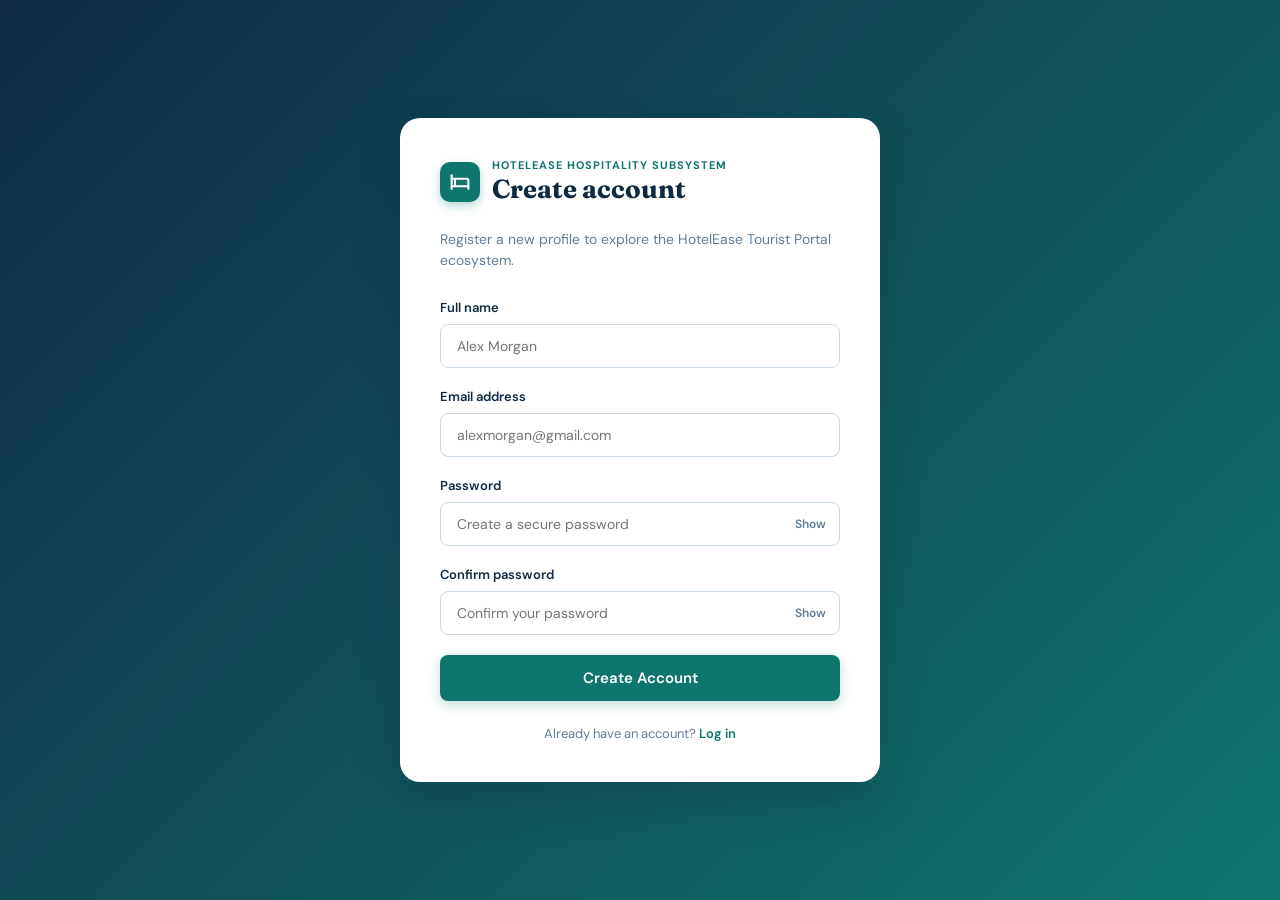
<file: signup.html>
<!DOCTYPE html>
<html lang="en">
<head>
    <!-- Document Metadata & Viewport Configurations -->
    <meta charset="UTF-8">
    <meta name="viewport" content="width=device-width, initial-scale=1.0">
    <title>Sign Up - HotelEase Portal</title>
    
    <!-- External Stylesheet Links -->
    <link rel="stylesheet" href="signup.css">
</head>
<body>

    <!-- Main Registration Portal Card Wrapper -->
    <div class="portal-container">
        
        <!-- Brand Identity Header Section -->
        <div class="brand-header">
            <div class="brand-logo">
                <svg width="20" height="20" viewBox="0 0 24 24" fill="none" stroke="currentColor" stroke-width="2.5" stroke-linecap="round" stroke-linejoin="round">
                    <path d="M2 4v16"></path><path d="M2 8h18a2 2 0 0 1 2 2v10"></path><path d="M2 17h20"></path><path d="M6 8v9"></path>
                </svg>
            </div>
            <div>
                <div class="brand-tag">HotelEase Hospitality Subsystem</div>
                <h1 class="brand-name">Create account</h1>
            </div>
        </div>

        <p class="auth-subtitle">Register a new profile to explore the HotelEase Tourist Portal ecosystem.</p>

        <!-- Dynamic Success & Error Alert Banner -->
        <div id="alertBox" class="alert-box"></div>

        <!-- User Registration Form -->
        <form id="signupForm" onsubmit="handleSignup(event)">
            <div class="input-group">
                <label for="fullname">Full name</label>
                <input type="text" id="fullname" placeholder="Alex Morgan" required>
            </div>

            <div class="input-group">
                <label for="email">Email address</label>
                <input type="email" id="email" placeholder="alexmorgan@gmail.com" required>
            </div>

            <div class="input-group">
                <label for="password">Password</label>
                <div class="input-wrapper">
                    <input type="password" id="password" placeholder="Create a secure password" required oninput="checkPasswordStrength(this.value)">
                    <button type="button" class="toggle-btn" onclick="togglePassword('password', this)">Show</button>
                </div>
                <!-- Visual Password Strength Bar Meter -->
                <div class="strength-meter" id="strengthMeter"><div class="strength-bar" id="strengthBar"></div></div>
            </div>

            <div class="input-group">
                <label for="confirm_password">Confirm password</label>
                <div class="input-wrapper">
                    <input type="password" id="confirm_password" placeholder="Confirm your password" required>
                    <button type="button" class="toggle-btn" onclick="togglePassword('confirm_password', this)">Show</button>
                </div>
            </div>

            <button type="submit" class="btn-primary signup-btn">Create Account</button>
        </form>

        <!-- Switch to Login View Navigation Footer -->
        <div class="switch-auth">
            Already have an account? <a href="login.html">Log in</a>
        </div>
    </div>

    <!-- Client-Side Form Logic & Interactivity -->
    <script>
        /**
         * Toggles input field visibility between masked password and plain text.
         * Updates button text indicator between 'Show' and 'Hide'.
         */
        function togglePassword(inputId, btn) {
            const input = document.getElementById(inputId);
            if (input.type === 'password') {
                input.type = 'text';
                btn.textContent = 'Hide';
            } else {
                input.type = 'password';
                btn.textContent = 'Show';
            }
        }

        /**
         * Evaluates password complexity criteria (length, uppercase, digits, symbols).
         * Updates the visual strength meter width and bar color accordingly.
         */
        function checkPasswordStrength(password) {
            const meter = document.getElementById('strengthMeter');
            const bar = document.getElementById('strengthBar');
            
            if (password.length === 0) {
                meter.style.display = 'none';
                return;
            }
            meter.style.display = 'block';

            let strength = 0;
            if (password.length >= 8) strength += 1;
            if (/[A-Z]/.test(password)) strength += 1;
            if (/[0-9]/.test(password)) strength += 1;
            if (/[^A-Za-z0-9]/.test(password)) strength += 1;

            if (strength <= 1) {
                bar.style.width = '33%';
                bar.style.backgroundColor = '#e53e3e';
            } else if (strength === 2 || strength === 3) {
                bar.style.width = '66%';
                bar.style.backgroundColor = '#dd6b20';
            } else {
                bar.style.width = '100%';
                bar.style.backgroundColor = '#368981';
            }
        }

        /**
         * Renders dynamic user feedback message banners above the registration form.
         * Sets background styling based on alert type ('success' or 'error').
         */
        function showAlert(message, type) {
            const alertBox = document.getElementById('alertBox');
            alertBox.textContent = message;
            alertBox.className = 'alert-box ' + (type === 'success' ? 'alert-success' : 'alert-error');
            alertBox.style.display = 'block';
        }

        /**
         * Handles the sign-up form submit event.
         * Validates password match, displays feedback, and redirects to login view.
         */
        function handleSignup(event) {
            event.preventDefault();

            const fullname = document.getElementById('fullname').value.trim();
            const email = document.getElementById('email').value.trim();
            const password = document.getElementById('password').value;
            const confirmPassword = document.getElementById('confirm_password').value;

            if (password !== confirmPassword) {
                showAlert('Passwords do not match. Please check again.', 'error');
                return;
            }

            showAlert('Account created for ' + fullname + '! Redirecting to login...', 'success');
            
            setTimeout(() => {
                window.location.href = 'login.html';
            }, 2000);
        }
    </script>

</body>
</html>
</file>
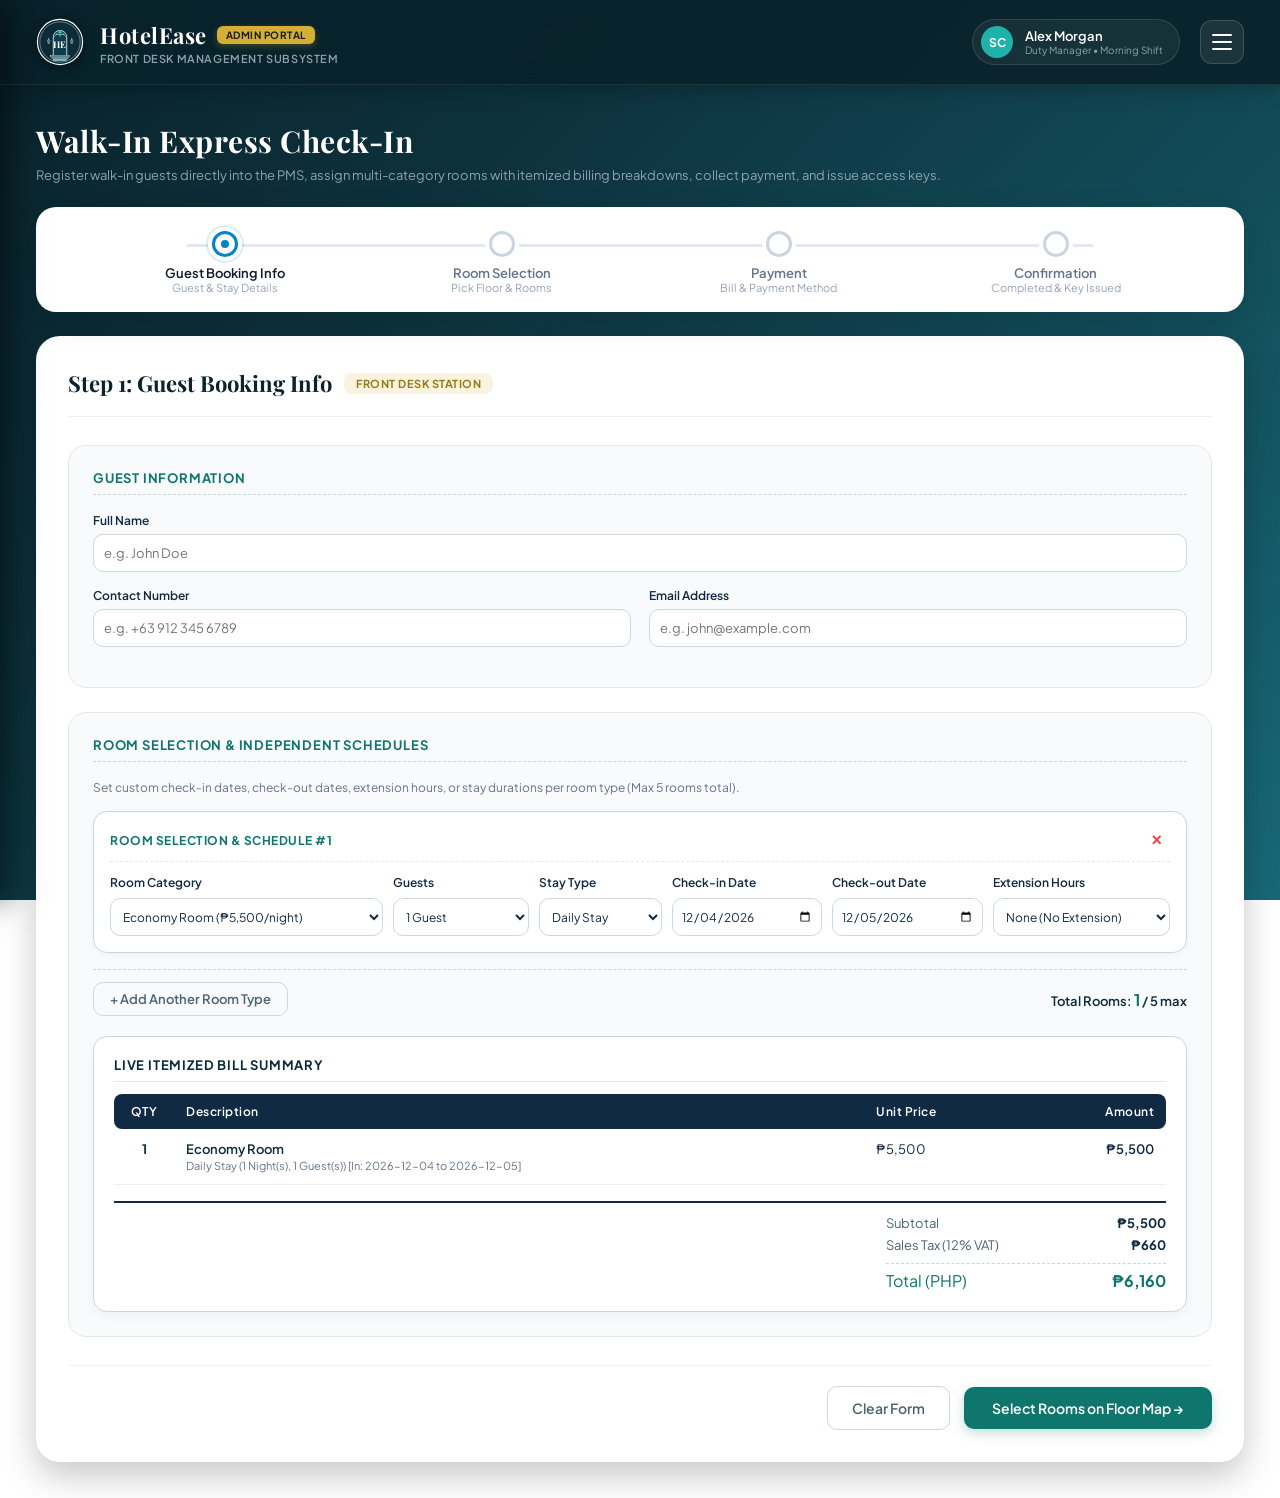
<file: walkinbooking.html>
<!DOCTYPE html>
<html lang="en">
<head>
    <meta charset="UTF-8">
    <meta name="viewport" content="width=device-width, initial-scale=1.0">
    <title>HotelEase - Walk-In Express Check-In</title>
    <!-- Google Fonts -->
    <link href="https://fonts.googleapis.com/css2?family=Playfair+Display:wght@600;700&family=Plus+Jakarta+Sans:wght@400;500;600;700&display=swap" rel="stylesheet">
    <link rel="stylesheet" href="dashboard.css">
    <link rel="stylesheet" href="walkinbooking.css">
</head>
<body>

    <!-- TOP NAVBAR -->
    <header class="navbar">
        <div class="nav-left">
            <div class="logo-container">
                <svg viewBox="0 0 500 500" class="he-logo" xmlns="http://www.w3.org/2000/svg">
                    <circle cx="250" cy="250" r="235" fill="#0d2b38" stroke="#ffffff" stroke-width="12"/>
                    <circle cx="250" cy="250" r="210" fill="none" stroke="#ffffff" stroke-width="4"/>
                    <path d="M180 390 V200 A70 70 0 0 1 320 200 V390" fill="#0b3d4c" stroke="#ffffff" stroke-width="8"/>
                    <path d="M225 155 A25 25 0 0 1 275 155 Z" fill="#20b2aa"/>
                    <path d="M195 190 L220 160 M305 190 L280 160 M250 150 V195 M210 172 H290" stroke="#ffffff" stroke-width="5" stroke-linecap="round"/>
                    <g transform="translate(-10, 40)">
                        <path d="M130 190 h25 l-5 35 h-15 z" fill="#0b3d4c" stroke="#ffffff" stroke-width="4"/>
                        <circle cx="142.5" cy="180" r="6" fill="#ffffff"/>
                        <path d="M142.5 174 v-8" stroke="#ffffff" stroke-width="4"/>
                        <rect x="135" y="200" width="15" height="20" fill="#20b2aa" opacity="0.8"/>
                    </g>
                    <g transform="translate(230, 40)">
                        <path d="M130 190 h25 l-5 35 h-15 z" fill="#0b3d4c" stroke="#ffffff" stroke-width="4"/>
                        <circle cx="142.5" cy="180" r="6" fill="#ffffff"/>
                        <path d="M142.5 174 v-8" stroke="#ffffff" stroke-width="4"/>
                        <rect x="135" y="200" width="15" height="20" fill="#20b2aa" opacity="0.8"/>
                    </g>
                    <rect x="150" y="390" width="200" height="15" fill="#144e5c" stroke="#ffffff" stroke-width="4"/>
                    <rect x="165" y="410" width="170" height="15" fill="#144e5c" stroke="#ffffff" stroke-width="4"/>
                    <rect x="180" y="430" width="140" height="15" fill="#20b2aa" stroke="#ffffff" stroke-width="4"/>
                    <text x="250" y="315" font-family="'Playfair Display', serif" font-size="95" font-weight="700" fill="#ffffff" text-anchor="middle" letter-spacing="4">HE</text>
                </svg>
            </div>
            <div class="brand-info">
                <div class="brand-title-row">
                    <span class="brand-name">HotelEase</span>
                    <span class="admin-badge">ADMIN PORTAL</span>
                </div>
                <span class="subsystem-subtitle">FRONT DESK MANAGEMENT SUBSYSTEM</span>
            </div>
        </div>

        <div class="nav-right">
            <div class="user-profile">
                <div class="avatar">SC</div>
                <div class="user-details">
                    <span class="user-name">Alex Morgan</span>
                    <span class="user-role">Duty Manager • Morning Shift</span>
                </div>
            </div>
            <button class="hamburger-btn" id="hamburgerBtn" title="Menu & Logout">
                <span></span>
                <span></span>
                <span></span>
            </button>
        </div>
    </header>

    <!-- SIDEBAR NAVIGATION DRAWER -->
    <aside class="sidebar-drawer" id="sidebarDrawer">
        <div class="sidebar-header">
            <h3>Navigation Menu</h3>
            <button class="close-sidebar" id="closeSidebar">&times;</button>
        </div>
        <ul class="sidebar-nav-list">
            <li><a href="dashboard.html"><svg width="18" height="18" fill="none" stroke="currentColor" stroke-width="2" viewBox="0 0 24 24"><path d="M3 9l9-7 9 7v11a2 2 0 0 1-2 2H5a2 2 0 0 1-2-2z"/></svg> Dashboard Overview</a></li>
            <li><a href="onlinebooking.html"><svg width="18" height="18" fill="none" stroke="currentColor" stroke-width="2" viewBox="0 0 24 24"><rect x="2" y="3" width="20" height="14" rx="2" /><line x1="8" y1="21" x2="16" y2="21" /><line x1="12" y1="17" x2="12" y2="21" /></svg> Online Booking</a></li>
            <li><a href="walkinbooking.html" class="active" style="color: var(--white); border-left-color: var(--accent-teal);"><svg width="18" height="18" fill="none" stroke="currentColor" stroke-width="2" viewBox="0 0 24 24"><path d="M16 21v-2a4 4 0 0 0-4-4H6a4 4 0 0 0-4 4v2"/><circle cx="9" cy="7" r="4"/><path d="M22 21v-2a4 4 0 0 0-3-3.87"/><path d="M16 3.13a4 4 0 0 1 0 7.75"/></svg> Walk in Booking</a></li>
            <li><a href="room-occupancy.html"><svg width="18" height="18" fill="none" stroke="currentColor" stroke-width="2" viewBox="0 0 24 24"><path d="M3 9l9-7 9 7v11a2 2 0 0 1-2 2H5a2 2 0 0 1-2-2z"/><polyline points="9 22 9 12 15 12 15 22"/></svg> Room Occupancy</a></li>
            <li><a href="#"><svg width="18" height="18" fill="none" stroke="currentColor" stroke-width="2" viewBox="0 0 24 24"><path d="M21 15a2 2 0 0 1-2 2H7l-4 4V5a2 2 0 0 1 2-2h14a2 2 0 0 1 2 2z"/></svg> Guests Feedback</a></li>
            <li class="sidebar-divider"></li>
            <li><a href="#" class="logout-link" id="logoutBtn"><svg width="18" height="18" fill="none" stroke="currentColor" stroke-width="2" viewBox="0 0 24 24"><path d="M9 21H5a2 2 0 0 1-2-2V5a2 2 0 0 1 2-2h4"/><polyline points="16 17 21 12 16 7"/><line x1="21" y1="12" x2="9" y2="12"/></svg> Logout</a></li>
        </ul>
    </aside>
    <div class="sidebar-overlay" id="sidebarOverlay"></div>

    <!-- MAIN PAGE WORKSPACE -->
    <main class="dashboard-main">
        <div class="page-header-container">
            <div>
                <h1 class="page-title">Walk-In Express Check-In</h1>
                <p class="page-subtitle">Register walk-in guests directly into the PMS, assign multi-category rooms with itemized billing breakdowns, collect payment, and issue access keys.</p>
            </div>
        </div>

        <!-- PROGRESS STEPPER (4 STEPS) -->
        <div class="stepper-card">
            <div class="stepper-track-line" id="stepperTrackProgress"></div>
            
            <div class="stepper-step active" id="step-node-1">
                <div class="step-indicator">
                    <span class="icon-check">✓</span>
                    <span class="dot-inner"></span>
                </div>
                <div class="step-label">Guest Booking Info</div>
                <div class="step-desc">Guest & Stay Details</div>
            </div>

            <div class="stepper-step" id="step-node-2">
                <div class="step-indicator">
                    <span class="icon-check">✓</span>
                    <span class="dot-inner"></span>
                </div>
                <div class="step-label">Room Selection</div>
                <div class="step-desc">Pick Floor & Rooms</div>
            </div>

            <div class="stepper-step" id="step-node-3">
                <div class="step-indicator">
                    <span class="icon-check">✓</span>
                    <span class="dot-inner"></span>
                </div>
                <div class="step-label">Payment</div>
                <div class="step-desc">Bill & Payment Method</div>
            </div>

            <div class="stepper-step" id="step-node-4">
                <div class="step-indicator">
                    <span class="icon-check">✓</span>
                    <span class="dot-inner"></span>
                </div>
                <div class="step-label">Confirmation</div>
                <div class="step-desc">Completed & Key Issued</div>
            </div>
        </div>

        <div class="workspace-card">
            
            <!-- STEP 1: GUEST BOOKING INFO -->
            <div class="step-panel active" id="step-panel-1">
                <div class="workspace-top-bar">
                    <div class="workspace-title-group">
                        <h2>Step 1: Guest Booking Info</h2>
                        <span class="status-badge-gold">Front Desk Station</span>
                    </div>
                </div>

                <form id="page-walkin-form">
                    <div class="form-sections-wrapper">
                        <!-- Section 1: Guest Information -->
                        <div class="form-section-card">
                            <div class="form-section-title">Guest Information</div>
                            <div class="modal-input-group">
                                <label for="walkin-name">Full Name</label>
                                <input type="text" id="walkin-name" placeholder="e.g. John Doe" required>
                            </div>
                            <div class="form-row-2">
                                <div class="modal-input-group">
                                    <label for="walkin-contact">Contact Number</label>
                                    <input type="tel" id="walkin-contact" placeholder="e.g. +63 912 345 6789" required>
                                </div>
                                <div class="modal-input-group">
                                    <label for="walkin-email">Email Address</label>
                                    <input type="email" id="walkin-email" placeholder="e.g. john@example.com" required>
                                </div>
                            </div>
                        </div>

                        <!-- Section 2: Room Selection & Schedules -->
                        <div class="form-section-card">
                            <div class="form-section-title">Room Selection & Independent Schedules</div>
                            <p style="font-size: 12px; color: #64748b; margin-bottom: 16px;">Set custom check-in dates, check-out dates, extension hours, or stay durations per room type (Max 5 rooms total).</p>
                            
                            <div id="room-selection-rows-container">
                                <!-- Dynamic Room Type Cards Injected Here -->
                            </div>

                            <div class="room-builder-footer">
                                <button type="button" class="btn-secondary-custom" id="add-room-row-btn" style="padding: 8px 16px; font-size: 13px;">+ Add Another Room Type</button>
                                <div style="font-size: 13px; font-weight: 600; color: #0d2b38;">
                                    Total Rooms: <span id="total-rooms-badge" style="color: #0f766e; font-size: 16px; font-weight: 700;">1</span> / 5 max
                                </div>
                            </div>

                            <!-- ITEMIZED RECEIPT SUMMARY TABLE IN STEP 1 -->
                            <div class="receipt-summary-container">
                                <div class="receipt-table-title">Live Itemized Bill Summary</div>
                                <table class="receipt-table">
                                    <thead>
                                        <tr>
                                            <th>QTY</th>
                                            <th>Description</th>
                                            <th>Unit Price</th>
                                            <th style="text-align: right;">Amount</th>
                                        </tr>
                                    </thead>
                                    <tbody id="receipt-table-body">
                                        <!-- Dynamic Itemized Rows Injected Here -->
                                    </tbody>
                                </table>
                                <div class="receipt-totals-box">
                                    <div class="receipt-sub-row">
                                        <span>Subtotal</span>
                                        <strong id="receipt-subtotal">₱0.00</strong>
                                    </div>
                                    <div class="receipt-sub-row">
                                        <span>Sales Tax (12% VAT)</span>
                                        <strong id="receipt-tax">₱0.00</strong>
                                    </div>
                                    <div class="receipt-sub-row total">
                                        <span>Total (PHP)</span>
                                        <strong id="receipt-grand-total">₱0.00</strong>
                                    </div>
                                </div>
                            </div>

                        </div>
                    </div>

                    <div class="form-footer-bar">
                        <button type="button" class="btn-secondary-custom" id="clearFormBtn">Clear Form</button>
                        <button type="submit" class="btn-primary-teal">Select Rooms on Floor Map &rarr;</button>
                    </div>
                </form>
            </div>

            <!-- STEP 2: ROOM SELECTION (PICK ROOMS) -->
            <div class="step-panel" id="step-panel-2">
                <div class="workspace-top-bar">
                    <div class="workspace-title-group">
                        <h2>Step 2: Room Allocation & Floor Layout</h2>
                        <span class="status-badge-gold">Interactive Building Map</span>
                    </div>
                </div>

                <div class="room-picker-controls-card">
                    <div class="picker-control-group">
                        <div style="font-size: 12px; color: #64748b; font-weight: 700; text-transform: uppercase; letter-spacing: 0.5px;">Requested Room Types Progress:</div>
                        <div id="picker-requested-breakdown" class="requested-types-flex-container">
                            <!-- Category progress badges injected dynamically -->
                        </div>
                    </div>

                    <div class="picker-selection-status">
                        <span>Total Selected: <strong id="selected-rooms-count">0</strong> / <strong id="target-rooms-count">1</strong> Rooms</span>
                    </div>

                    <div class="room-status-legend">
                        <span class="legend-item legend-available"><span class="legend-dot"></span> Available</span>
                        <span class="legend-item legend-selected"><span class="legend-dot"></span> Selected</span>
                        <span class="legend-item legend-occupied"><span class="legend-dot"></span> Occupied</span>
                    </div>
                </div>

                <div class="building-floors-wrapper" id="buildingFloorsContainer">
                    <!-- Dynamic Floor Cards Injected via JS -->
                </div>

                <div class="form-footer-bar">
                    <button type="button" class="btn-secondary-custom" id="backToStep1Btn">&larr; Back to Guest Details</button>
                    <button type="button" class="btn-primary-teal" id="proceedToPaymentBtn">Proceed to Payment &rarr;</button>
                </div>
            </div>

            <!-- STEP 3: PAYMENT -->
            <div class="step-panel" id="step-panel-3">
                <div class="workspace-top-bar">
                    <div class="workspace-title-group">
                        <h2>Step 3: Collect Payment</h2>
                        <span class="status-badge-gold">Cashier Station</span>
                    </div>
                </div>

                <div class="summary-box">
                    <div class="form-section-title">Bill Breakdown</div>
                    <div class="summary-row"><span>Guest Name:</span><strong id="pay-summary-name">-</strong></div>
                    <div class="summary-row"><span>Reserved Room Types & Schedules:</span><strong id="pay-summary-room-breakdown" style="text-align: right; line-height: 1.5;">-</strong></div>
                    <div class="summary-row"><span>Allocated Room No(s):</span><strong id="pay-summary-room-numbers" style="color: #0f766e;">-</strong></div>
                    <div class="summary-row total"><span>Total Calculated Bill:</span><strong id="pay-summary-total">₱0.00</strong></div>
                </div>

                <div class="form-section-card" style="margin-bottom: 24px;">
                    <div class="form-section-title">Payment Method</div>
                    <div class="modal-input-group">
                        <select id="payment-method">
                            <option value="Cash">Cash Payment</option>
                            <option value="Credit/Debit Card">Credit / Debit Card Terminal</option>
                            <option value="Maya">Maya E-Wallet</option>
                            <option value="GCash">GCash E-Wallet</option>
                            <option value="MariBank">MariBank</option>
                            <option value="GoTyme">GoTyme Bank</option>
                            <option value="CIMB">CIMB Bank</option>
                        </select>
                    </div>
                </div>

                <div class="form-footer-bar">
                    <button type="button" class="btn-secondary-custom" id="backToStep2Btn">&larr; Back to Room Selection</button>
                    <button type="button" class="btn-primary-teal" id="confirmPaymentBtn">Confirm & Process Payment</button>
                </div>
            </div>

            <!-- STEP 4: CONFIRMATION -->
            <div class="step-panel" id="step-panel-4">
                <div style="text-align: center; padding: 20px 0;">
                    <div style="width: 56px; height: 56px; background: #dcfce7; color: #16a34a; font-size: 28px; border-radius: 50%; display: flex; align-items: center; justify-content: center; margin: 0 auto 16px auto;">✓</div>
                    <h2 style="font-size: 24px; color: #0f172a; margin-bottom: 8px;">Booking & Payment Completed!</h2>
                    <p style="color: #64748b; font-size: 14px;">The transaction was processed successfully. Room access keycards are ready for allocation.</p>

                    <div class="summary-box" style="max-width: 520px; margin: 24px auto; text-align: left;">
                        <div class="summary-row"><span>Transaction REQ ID:</span><strong id="conf-req-id">REQ-99482</strong></div>
                        <div class="summary-row"><span>Guest Name:</span><strong id="conf-guest-name">-</strong></div>
                        <div class="summary-row"><span>Schedules & Stay Details:</span><strong id="conf-stay-detail" style="text-align: right; line-height: 1.5;">-</strong></div>
                        <div class="summary-row"><span>Allocated Room(s):</span><strong id="conf-room-numbers" style="color: #0f766e;">-</strong></div>
                        <div class="summary-row"><span>Payment Status:</span><strong style="color: #16a34a;">PAID (Verified)</strong></div>
                    </div>

                    <button type="button" class="btn-primary-teal" id="newBookingBtn">Start New Walk-In Check-In</button>
                </div>
            </div>

        </div>
    </main>

    <script src="dashboard.js"></script>
    <script src="walkinbooking.js"></script>
</body>
</html>
</file>
<file: dashboard.css>
/* ==========================================================================
   1. DESIGN TOKENS & ROOT VARIABLES
   ========================================================================== */
:root {
    --primary-dark: #0c232c;
    --primary-teal: #163a47;
    --accent-teal: #20b2aa;
    --accent-pink: #ff5e7e;
    --white: #ffffff;
    --text-muted: #8ca3af;
    --card-bg: #ffffff;
    --font-serif: 'Playfair Display', serif;
    --font-sans: 'Plus Jakarta Sans', sans-serif;
}

/* ==========================================================================
   2. GLOBAL BASE & LAYOUT RESET
   ========================================================================== */
* {
    margin: 0;
    padding: 0;
    box-sizing: border-box;
}

body {
    font-family: var(--font-sans);
    background: linear-gradient(135deg, #09222b 0%, #0d323d 30%, #124b58 65%, #186877 100%);
    color: var(--white);
    min-height: 100vh;
    overflow-x: hidden;
    background-attachment: fixed;
}

/* ==========================================================================
   3. TOP NAVIGATION HEADER
   ========================================================================== */
.navbar {
    display: flex;
    justify-content: space-between;
    align-items: center;
    padding: 18px 36px;
    background-color: rgba(9, 34, 43, 0.92);
    backdrop-filter: blur(14px);
    border-bottom: 1px solid rgba(255, 255, 255, 0.08);
    position: sticky;
    top: 0;
    z-index: 1000;
    box-shadow: 0 4px 20px rgba(0, 0, 0, 0.25);
}

.nav-left {
    display: flex;
    align-items: center;
    gap: 16px;
}

.logo-container {
    width: 48px;
    height: 48px;
    display: flex;
    align-items: center;
    justify-content: center;
}

.he-logo {
    width: 100%;
    height: 100%;
    filter: drop-shadow(0 2px 6px rgba(0,0,0,0.35));
}

.brand-info {
    display: flex;
    flex-direction: column;
    gap: 2px;
}

.brand-title-row {
    display: flex;
    align-items: center;
    gap: 10px;
}

.brand-name {
    font-family: var(--font-serif);
    font-size: 22px;
    font-weight: 700;
    color: var(--white);
    letter-spacing: 0.5px;
}

.admin-badge {
    background-color: #d4af37;
    color: #1a1a1a;
    font-size: 10px;
    font-weight: 700;
    padding: 3px 9px;
    border-radius: 6px;
    letter-spacing: 0.5px;
    box-shadow: 0 2px 6px rgba(212, 175, 55, 0.3);
}

.subsystem-subtitle {
    font-size: 11px;
    color: var(--text-muted);
    font-weight: 600;
    letter-spacing: 0.6px;
}

.nav-right {
    display: flex;
    align-items: center;
    gap: 20px;
}

.user-profile {
    display: flex;
    align-items: center;
    gap: 12px;
    background: rgba(255, 255, 255, 0.06);
    border: 1px solid rgba(255, 255, 255, 0.12);
    padding: 6px 16px 6px 8px;
    border-radius: 30px;
}

.avatar {
    width: 32px;
    height: 32px;
    background-color: var(--accent-teal);
    color: var(--white);
    font-weight: 700;
    font-size: 12px;
    display: flex;
    align-items: center;
    justify-content: center;
    border-radius: 50%;
}

.user-details {
    display: flex;
    flex-direction: column;
}

.user-name {
    font-size: 13px;
    font-weight: 600;
    color: var(--white);
}

.user-role {
    font-size: 10px;
    color: var(--text-muted);
}

.hamburger-btn {
    width: 44px;
    height: 44px;
    background: rgba(255, 255, 255, 0.08);
    border: 1px solid rgba(255, 255, 255, 0.15);
    border-radius: 12px;
    cursor: pointer;
    display: flex;
    flex-direction: column;
    justify-content: center;
    align-items: center;
    gap: 5px;
    transition: all 0.25s ease;
}

.hamburger-btn:hover {
    background: rgba(32, 178, 170, 0.25);
    border-color: var(--accent-teal);
    transform: translateY(-1px);
}

.hamburger-btn span {
    display: block;
    width: 20px;
    height: 2px;
    background-color: var(--white);
    border-radius: 2px;
    transition: all 0.3s;
}

/* ==========================================================================
   4. SIDEBAR NAVIGATION DRAWER
   ========================================================================== */
.sidebar-drawer {
    position: fixed;
    top: 0;
    left: -280px;
    width: 280px;
    height: 100vh;
    background-color: #081d24;
    border-right: 1px solid rgba(255, 255, 255, 0.1);
    z-index: 1100;
    transition: left 0.35s cubic-bezier(0.4, 0, 0.2, 1);
    display: flex;
    flex-direction: column;
    padding: 24px;
    box-shadow: 10px 0 30px rgba(0,0,0,0.5);
}

.sidebar-drawer.open {
    left: 0;
}

.sidebar-header {
    display: flex;
    justify-content: space-between;
    align-items: center;
    margin-bottom: 28px;
    padding-bottom: 14px;
    border-bottom: 1px solid rgba(255, 255, 255, 0.1);
}

.sidebar-header h3 {
    font-family: var(--font-serif);
    font-size: 18px;
    color: var(--white);
}

.close-sidebar {
    background: none;
    border: none;
    color: var(--text-muted);
    font-size: 26px;
    cursor: pointer;
}

.close-sidebar:hover {
    color: var(--white);
}

.sidebar-nav-list {
    list-style: none;
    display: flex;
    flex-direction: column;
    gap: 10px;
}

.sidebar-nav-list li a {
    display: flex;
    align-items: center;
    gap: 14px;
    padding: 12px 16px;
    color: var(--text-muted);
    text-decoration: none;
    font-size: 14px;
    font-weight: 500;
    border-radius: 12px;
    transition: all 0.2s ease;
    border-left: 3px solid transparent;
}

.sidebar-nav-list li a:hover {
    background: linear-gradient(135deg, rgba(32, 178, 170, 0.2), rgba(32, 178, 170, 0.05));
    color: var(--white);
    border-left-color: var(--accent-teal);
    transform: translateX(3px);
}

.sidebar-divider {
    height: 1px;
    background-color: rgba(255, 255, 255, 0.1);
    margin: 12px 0;
}

.logout-link {
    color: #ff6b6b !important;
}

.logout-link:hover {
    background-color: rgba(255, 107, 107, 0.15) !important;
    border-left-color: #ff6b6b !important;
}

.sidebar-overlay {
    position: fixed;
    top: 0;
    left: 0;
    width: 100vw;
    height: 100vh;
    background-color: rgba(0, 0, 0, 0.55);
    backdrop-filter: blur(5px);
    z-index: 1050;
    opacity: 0;
    visibility: hidden;
    transition: all 0.3s ease;
}

.sidebar-overlay.active {
    opacity: 1;
    visibility: visible;
}

/* ==========================================================================
   5. DASHBOARD MAIN WORKSPACE
   ========================================================================== */
.dashboard-main {
    max-width: 1280px;
    margin: 0 auto;
    padding: 36px;
}

.dashboard-header-row {
    display: flex;
    justify-content: space-between;
    align-items: center;
    margin-bottom: 28px;
}

.page-title {
    font-family: var(--font-serif);
    font-size: 30px;
    color: var(--white);
    letter-spacing: 0.5px;
}

/* CONTAINER FOR NOTIFICATION & LIVE STATUS */
.dashboard-top-actions {
    display: flex;
    align-items: center;
    gap: 14px;
}

/* NOTIFICATION BUTTON & DROPDOWN STYLING */
.notification-container {
    position: relative;
}

.notification-btn {
    position: relative;
    background: rgba(32, 178, 170, 0.15);
    border: 1px solid rgba(32, 178, 170, 0.3);
    color: var(--accent-teal);
    width: 38px;
    height: 38px;
    border-radius: 50%;
    display: flex;
    align-items: center;
    justify-content: center;
    cursor: pointer;
    transition: all 0.2s ease;
}

.notification-btn:hover {
    background: rgba(32, 178, 170, 0.3);
    transform: translateY(-1px);
}

.notification-badge {
    position: absolute;
    top: -2px;
    right: -2px;
    background-color: var(--accent-pink);
    color: var(--white);
    font-size: 10px;
    font-weight: 700;
    width: 18px;
    height: 18px;
    border-radius: 50%;
    display: flex;
    align-items: center;
    justify-content: center;
    box-shadow: 0 2px 5px rgba(0,0,0,0.3);
}

.notification-dropdown {
    position: absolute;
    top: 48px;
    right: 0;
    width: 320px;
    background: #ffffff;
    color: var(--primary-dark);
    border-radius: 16px;
    box-shadow: 0 15px 35px rgba(0,0,0,0.25);
    border: 1px solid #e2e8f0;
    z-index: 1200;
    display: none;
    flex-direction: column;
    overflow: hidden;
    animation: dropdownFade 0.2s ease;
}

.notification-dropdown.active {
    display: flex;
}

@keyframes dropdownFade {
    from { opacity: 0; transform: translateY(-8px); }
    to { opacity: 1; transform: translateY(0); }
}

.notification-header-title {
    padding: 14px 18px;
    background: #f8fafc;
    border-bottom: 1px solid #edf2f7;
    display: flex;
    justify-content: space-between;
    align-items: center;
    font-size: 12px;
    font-weight: 700;
    color: #334155;
}

.notif-count-pill {
    background: rgba(255, 94, 126, 0.12);
    color: var(--accent-pink);
    padding: 2px 8px;
    border-radius: 10px;
    font-size: 10px;
}

.notification-list {
    display: flex;
    flex-direction: column;
    max-height: 280px;
    overflow-y: auto;
}

.notification-item {
    padding: 12px 18px;
    display: flex;
    align-items: center;
    gap: 12px;
    border-bottom: 1px solid #f1f5f9;
    cursor: pointer;
    transition: background 0.2s ease;
}

.notification-item:hover {
    background: #f8fafc;
}

.notification-item:last-child {
    border-bottom: none;
}

.notif-room-badge {
    background: rgba(32, 178, 170, 0.12);
    color: var(--accent-teal);
    font-size: 11px;
    font-weight: 700;
    padding: 6px 10px;
    border-radius: 8px;
    flex-shrink: 0;
}

.notif-details {
    display: flex;
    flex-direction: column;
    gap: 2px;
}

.notif-guest-name {
    font-size: 13px;
    font-weight: 700;
    color: #1e293b;
}

.notif-time {
    font-size: 11px;
    color: #64748b;
}

.live-status-pill {
    display: flex;
    align-items: center;
    gap: 8px;
    background: rgba(32, 178, 170, 0.15);
    border: 1px solid rgba(32, 178, 170, 0.3);
    padding: 6px 14px;
    border-radius: 20px;
    font-size: 12px;
    font-weight: 600;
    color: var(--accent-teal);
}

.pulse-dot {
    width: 8px;
    height: 8px;
    background-color: var(--accent-teal);
    border-radius: 50%;
    box-shadow: 0 0 8px var(--accent-teal);
    animation: pulse 2s infinite;
}

@keyframes pulse {
    0% { transform: scale(0.95); opacity: 0.8; }
    50% { transform: scale(1.2); opacity: 1; box-shadow: 0 0 12px var(--accent-teal); }
    100% { transform: scale(0.95); opacity: 0.8; }
}

/* ==========================================================================
   6. KEY PERFORMANCE INDICATORS (KPI) CARDS
   ========================================================================== */
.kpi-grid {
    display: grid;
    grid-template-columns: repeat(auto-fit, minmax(300px, 1fr));
    gap: 24px;
    margin-bottom: 32px;
}

.kpi-card {
    position: relative;
    background-color: var(--card-bg);
    color: var(--primary-dark);
    padding: 28px;
    border-radius: 24px;
    box-shadow: 0 14px 35px rgba(0, 0, 0, 0.22);
    display: flex;
    flex-direction: column;
    gap: 14px;
    overflow: hidden;
    transition: transform 0.3s ease, box-shadow 0.3s ease;
    border: 1px solid rgba(255, 255, 255, 0.9);
}

.kpi-card.interactive {
    cursor: pointer;
}

.kpi-card:hover {
    transform: translateY(-5px);
    box-shadow: 0 20px 45px rgba(0, 0, 0, 0.3);
}

.kpi-card-glow {
    position: absolute;
    top: 0;
    left: 0;
    right: 0;
    height: 5px;
}
.kpi-card-glow.teal { background: linear-gradient(90deg, var(--accent-teal), #144e5c); }
.kpi-card-glow.pink { background: linear-gradient(90deg, var(--accent-pink), #c73855); }
.kpi-card-glow.gold { background: linear-gradient(90deg, #d4af37, #997a15); }

.kpi-top {
    display: flex;
    justify-content: space-between;
    align-items: center;
}

.kpi-card h3 {
    font-size: 13px;
    font-weight: 600;
    color: #55707b;
    letter-spacing: 0.3px;
}

.kpi-icon-badge {
    width: 40px;
    height: 40px;
    border-radius: 12px;
    display: flex;
    align-items: center;
    justify-content: center;
    box-shadow: inset 0 2px 4px rgba(255,255,255,0.6);
}

.kpi-icon-badge.teal { background: rgba(32, 178, 170, 0.12); color: var(--accent-teal); }
.kpi-icon-badge.pink { background: rgba(255, 94, 126, 0.12); color: var(--accent-pink); }
.kpi-icon-badge.gold { background: rgba(212, 175, 55, 0.12); color: #b8860b; }

.kpi-value {
    font-family: var(--font-serif);
    font-size: 42px;
    font-weight: 700;
    color: var(--primary-dark);
    line-height: 1;
}

.kpi-trend {
    font-size: 12px;
    color: #6c757d;
}

.kpi-trend.positive span {
    color: #0f766e;
    font-weight: 700;
}

.kpi-subtitle {
    font-size: 12px;
    color: #6c757d;
}

/* ==========================================================================
   7. CHARTS & DATA ANALYTICS GRID
   ========================================================================== */
.analytics-grid {
    display: grid;
    grid-template-columns: 1fr 1fr;
    gap: 24px;
}

@media (max-width: 950px) {
    .analytics-grid {
        grid-template-columns: 1fr;
    }
}

.analytics-card {
    background-color: var(--card-bg);
    color: var(--primary-dark);
    padding: 30px;
    border-radius: 24px;
    box-shadow: 0 14px 35px rgba(0, 0, 0, 0.22);
    display: flex;
    flex-direction: column;
    align-items: center;
    justify-content: space-between;
    min-height: 400px;
    border: 1px solid rgba(255, 255, 255, 0.9);
    position: relative;
}

.analytics-card-header {
    width: 100%;
    display: flex;
    justify-content: space-between;
    align-items: center;
    margin-bottom: 10px;
    border-bottom: 1px solid rgba(0,0,0,0.06);
    padding-bottom: 10px;
}

.widget-tag {
    font-size: 12px;
    font-weight: 700;
    text-transform: uppercase;
    letter-spacing: 0.8px;
    color: #6c757d;
}

.widget-dot {
    width: 8px;
    height: 8px;
    background-color: var(--accent-teal);
    border-radius: 50%;
}

.chart-container-doughnut {
    position: relative;
    width: 210px;
    height: 210px;
    display: flex;
    align-items: center;
    justify-content: center;
    margin: 10px 0;
    flex-shrink: 0;
}

.circular-chart {
    width: 100%;
    height: 100%;
}

.circle-bg {
    fill: none;
    stroke: #edf2f7;
    stroke-width: 3.8;
}

.circle-fill {
    fill: none;
    stroke: var(--accent-pink);
    stroke-width: 3.8;
    stroke-linecap: round;
}

.doughnut-center-text {
    position: absolute;
    display: flex;
    flex-direction: column;
    align-items: center;
    justify-content: center;
    line-height: 1.1;
}

.doughnut-center-text .total-percent {
    font-family: var(--font-serif);
    font-size: 26px;
    font-weight: 700;
    color: var(--primary-dark);
}

.doughnut-center-text .total-label {
    font-size: 10px;
    font-weight: 600;
    color: #64748b;
    text-transform: uppercase;
    letter-spacing: 0.5px;
}

.occupancy-breakdown-wrapper {
    display: flex;
    align-items: center;
    justify-content: space-between;
    width: 100%;
    gap: 20px;
    margin: 10px 0;
}

@media (max-width: 500px) {
    .occupancy-breakdown-wrapper {
        flex-direction: column;
    }
}

.circle-segment {
    fill: none;
    stroke-width: 3.8;
    transition: all 0.3s ease;
}

.circle-segment:hover {
    stroke-width: 4.8;
}

.segment-standard      { stroke: #38bdf8; background-color: #38bdf8; }
.segment-economy       { stroke: #20b2aa; background-color: #20b2aa; }
.segment-deluxe        { stroke: #ff5e7e; background-color: #ff5e7e; }
.segment-executive     { stroke: #a78bfa; background-color: #a78bfa; }
.segment-family        { stroke: #f59e0b; background-color: #f59e0b; }
.segment-presidential  { stroke: #d4af37; background-color: #d4af37; }

.room-breakdown-legend {
    flex: 1;
    display: flex;
    flex-direction: column;
    gap: 8px;
}

.legend-item {
    display: flex;
    align-items: center;
    justify-content: space-between;
    font-size: 12px;
    padding: 2px 0;
}

.legend-info {
    display: flex;
    align-items: center;
    gap: 8px;
}

.legend-info .dot {
    width: 9px;
    height: 9px;
    border-radius: 50%;
    display: inline-block;
}

.room-name {
    color: #334155;
    font-weight: 500;
    font-size: 12px;
}

.room-pct {
    font-weight: 700;
    color: #0c232c;
    font-size: 12px;
}

.chart-container-line {
    width: 100%;
    height: 220px;
    display: flex;
    align-items: center;
    justify-content: center;
    margin: 10px 0;
}

.line-graph-svg {
    width: 100%;
    height: 100%;
}

.chart-title {
    font-size: 14px;
    font-weight: 600;
    color: #4a6572;
    text-align: center;
    margin-top: 18px;
    letter-spacing: 0.3px;
}

/* ==========================================================================
   8. WALK-IN BOOKING FLOATING MODAL
   ========================================================================== */
.modal-overlay {
    position: fixed;
    top: 0;
    left: 0;
    width: 100vw;
    height: 100vh;
    background-color: rgba(5, 18, 23, 0.65);
    backdrop-filter: blur(8px);
    z-index: 2000;
    display: flex;
    align-items: center;
    justify-content: center;
    opacity: 0;
    visibility: hidden;
    transition: all 0.3s cubic-bezier(0.4, 0, 0.2, 1);
}

.modal-overlay.active {
    opacity: 1;
    visibility: visible;
}

.modal-card {
    background: #ffffff;
    color: #0c232c;
    width: 92%;
    max-width: 780px;
    max-height: 90vh;
    padding: 0;
    border-radius: 28px;
    box-shadow: 0 25px 50px rgba(0, 0, 0, 0.4);
    position: relative;
    transform: translateY(20px);
    transition: transform 0.3s cubic-bezier(0.4, 0, 0.2, 1);
    display: flex;
    flex-direction: column;
    overflow: hidden;
}

.modal-overlay.active .modal-card {
    transform: translateY(0);
}

.modal-header-flex {
    padding: 24px 32px 18px 32px;
    display: flex;
    justify-content: space-between;
    align-items: flex-start;
    border-bottom: 1px solid #edf2f7;
}

.modal-title-area {
    display: flex;
    align-items: flex-start;
    gap: 16px;
}

.modal-icon-badge {
    width: 44px;
    height: 44px;
    display: flex;
    align-items: center;
    justify-content: center;
    flex-shrink: 0;
    margin-top: 2px;
}

.modal-logo-img {
    width: 100%;
    height: 100%;
    display: block;
    filter: drop-shadow(0 2px 5px rgba(0,0,0,0.25));
}

.modal-title-row {
    display: flex;
    align-items: center;
    gap: 12px;
    margin-bottom: 2px;
}

.modal-title-row h2 {
    font-family: var(--font-serif);
    font-size: 20px;
    color: #102a43;
}

.modal-status-badge {
    background: rgba(212, 175, 55, 0.15);
    color: #997a15;
    padding: 3px 10px;
    border-radius: 6px;
    font-size: 11px;
    font-weight: 700;
    letter-spacing: 0.5px;
    text-transform: uppercase;
}

.modal-subtitle {
    font-size: 13px;
    color: #627d98;
}

.close-modal {
    background: none;
    border: none;
    font-size: 26px;
    color: #8ca3af;
    cursor: pointer;
    transition: color 0.2s;
    line-height: 1;
}

.close-modal:hover {
    color: #0c232c;
}

#dashboard-walkin-form {
    display: flex;
    flex-direction: column;
    flex: 1;
    overflow: hidden;
}

.walkin-modal-body {
    padding: 24px 32px;
    overflow-y: auto;
    flex: 1;
    display: flex;
    flex-direction: column;
    gap: 16px;
}

.form-section-card {
    background: #f8fafc;
    border: 1px solid #e2e8f0;
    border-radius: 16px;
    padding: 22px;
}

.form-section-title {
    font-size: 12px;
    font-weight: 700;
    text-transform: uppercase;
    letter-spacing: 0.8px;
    color: #0f766e;
    margin-bottom: 14px;
    border-bottom: 1px dashed rgba(201, 217, 231, 0.8);
    padding-bottom: 6px;
}

.form-row-2 {
    display: grid;
    grid-template-columns: 1fr 1fr;
    gap: 16px;
}

.form-row-3 {
    display: grid;
    grid-template-columns: 1fr 1fr 1fr;
    gap: 12px;
}

@media (max-width: 650px) {
    .form-row-2, .form-row-3 {
        grid-template-columns: 1fr;
    }
}

.modal-input-group {
    margin-bottom: 16px;
}

.modal-input-group:last-child {
    margin-bottom: 0;
}

.modal-input-group label {
    display: block;
    font-size: 12px;
    font-weight: 600;
    color: #102a43;
    margin-bottom: 6px;
}

.modal-input-group input,
.modal-input-group select {
    width: 100%;
    padding: 11px 15px;
    font-size: 14px;
    color: #102a43;
    background: #ffffff;
    border: 1.5px solid #c9d9e7;
    border-radius: 8px;
    outline: none;
    transition: all 0.2s ease;
}

.modal-input-group input:focus,
.modal-input-group select:focus {
    border-color: var(--accent-teal);
    box-shadow: 0 0 0 3px rgba(32, 178, 170, 0.15);
}

.modal-footer-bar {
    padding: 16px 32px 24px 32px;
    border-top: 1px solid #edf2f7;
    display: flex;
    justify-content: space-between;
    align-items: center;
    background-color: #fafafa;
    margin-top: 0;
}

.modal-btn-secondary {
    background: transparent;
    border: 1.5px solid #c9d9e7;
    color: #4a6572;
    padding: 11px 20px;
    font-size: 14px;
    font-weight: 600;
    border-radius: 8px;
    cursor: pointer;
    transition: all 0.2s ease;
}

.modal-btn-secondary:hover {
    background: rgba(0, 0, 0, 0.04);
    color: #102a43;
}

.modal-btn-primary {
    padding: 12px 24px;
    background: #0f766e;
    color: #ffffff;
    font-size: 14px;
    font-weight: 600;
    border: none;
    border-radius: 8px;
    cursor: pointer;
    text-align: center;
    transition: background 0.2s ease, transform 0.1s ease;
    box-shadow: 0 4px 12px rgba(15, 118, 110, 0.25);
}

.modal-btn-primary:hover {
    background: #0d655e;
}

.modal-btn-primary:active {
    transform: scale(0.98);
}

/* ==========================================================================
   9. ONLINE BOOKING OVERLAY MODAL
   ========================================================================== */
.booking-modal-overlay {
    position: fixed;
    top: 0;
    left: 0;
    width: 100vw;
    height: 100vh;
    background-color: rgba(9, 34, 43, 0.65);
    backdrop-filter: blur(8px);
    -webkit-backdrop-filter: blur(8px);
    z-index: 2000;
    display: flex;
    align-items: center;
    justify-content: center;
    padding: 24px;
    opacity: 0;
    visibility: hidden;
    transition: all 0.3s ease;
}

.booking-modal-overlay.open {
    opacity: 1;
    visibility: visible;
}

.booking-modal-card {
    background-color: var(--white);
    color: var(--primary-dark);
    width: 100%;
    max-width: 820px;
    max-height: 90vh;
    border-radius: 28px;
    box-shadow: 0 25px 60px rgba(0, 0, 0, 0.4);
    display: flex;
    flex-direction: column;
    overflow: hidden;
    transform: translateY(20px) scale(0.96);
    transition: transform 0.3s cubic-bezier(0.16, 1, 0.3, 1);
}

.booking-modal-overlay.open .booking-modal-card {
    transform: translateY(0) scale(1);
}

.modal-header {
    padding: 28px 32px 20px 32px;
    display: flex;
    justify-content: space-between;
    align-items: flex-start;
    border-bottom: 1px solid #edf2f7;
}

.modal-title-box {
    display: flex;
    align-items: flex-start;
    gap: 16px;
}

.modal-logo-badge {
    width: 44px;
    height: 44px;
    flex-shrink: 0;
    display: flex;
    align-items: center;
    justify-content: center;
}

.he-modal-logo {
    width: 100%;
    height: 100%;
    filter: drop-shadow(0 2px 5px rgba(0,0,0,0.25));
}

.modal-title-row {
    display: flex;
    align-items: center;
    gap: 12px;
}

.modal-title-row h2 {
    font-family: var(--font-serif);
    font-size: 22px;
    font-weight: 700;
    color: var(--primary-dark);
}

.pending-pill {
    background-color: #fef3c7;
    color: #92400e;
    font-size: 11px;
    font-weight: 700;
    padding: 3px 10px;
    border-radius: 12px;
}

.modal-subtitle {
    font-size: 13px;
    color: #64748b;
    margin-top: 4px;
}

.modal-close-btn {
    background: #f1f5f9;
    border: none;
    width: 36px;
    height: 36px;
    border-radius: 50%;
    font-size: 20px;
    color: #64748b;
    cursor: pointer;
    display: flex;
    align-items: center;
    justify-content: center;
    transition: all 0.2s ease;
}

.modal-close-btn:hover {
    background: #e2e8f0;
    color: #0f172a;
}

.modal-body {
    padding: 24px 32px;
    overflow-y: auto;
    display: flex;
    flex-direction: column;
    gap: 20px;
}

.reservation-card {
    background: #f8fafc;
    border: 1px solid #e2e8f0;
    border-radius: 18px;
    padding: 20px;
    border-left: 4px solid #20b2aa;
}

.res-card-top {
    display: flex;
    justify-content: space-between;
    align-items: center;
}

.guest-primary {
    display: flex;
    align-items: center;
    gap: 10px;
}

.ref-badge {
    background: #e2e8f0;
    color: #334155;
    font-size: 11px;
    font-weight: 700;
    padding: 2px 8px;
    border-radius: 6px;
}

.guest-name {
    font-family: var(--font-serif);
    font-size: 18px;
    font-weight: 700;
    color: var(--primary-dark);
}

.status-tag {
    font-size: 11px;
    font-weight: 600;
    padding: 4px 10px;
    border-radius: 20px;
    display: flex;
    align-items: center;
    gap: 5px;
}

.status-tag.yellow {
    background-color: #fef3c7;
    color: #b45309;
}

.guest-email {
    font-size: 12px;
    color: #64748b;
    margin-top: 4px;
    margin-bottom: 16px;
}

.details-grid {
    display: grid;
    grid-template-columns: repeat(4, 1fr);
    gap: 12px;
    background: #ffffff;
    padding: 12px 16px;
    border-radius: 12px;
    border: 1px solid #e2e8f0;
    margin-bottom: 16px;
}

@media (max-width: 650px) {
    .details-grid {
        grid-template-columns: repeat(2, 1fr);
    }
}

.detail-item {
    display: flex;
    flex-direction: column;
    gap: 2px;
}

.detail-label {
    font-size: 10px;
    color: #94a3b8;
    font-weight: 600;
    text-transform: uppercase;
}

.detail-val {
    font-size: 12px;
    font-weight: 600;
    color: #1e293b;
}

.detail-val.price {
    color: #0f766e;
    font-weight: 700;
}

.action-row {
    display: flex;
    justify-content: space-between;
    align-items: center;
    gap: 16px;
    flex-wrap: wrap;
}

.assign-box {
    display: flex;
    align-items: center;
    gap: 8px;
}

.assign-box label {
    font-size: 12px;
    font-weight: 600;
    color: #475569;
}

.room-select {
    padding: 8px 12px;
    border-radius: 10px;
    border: 1px solid #cbd5e1;
    font-size: 12px;
    font-weight: 600;
    color: #1e293b;
    background-color: var(--white);
    outline: none;
}

.btn-group {
    display: flex;
    align-items: center;
    gap: 10px;
}

.btn-reject {
    background: #fff1f2;
    color: #e11d48;
    border: 1px solid #fecdd3;
    padding: 8px 14px;
    border-radius: 10px;
    font-size: 12px;
    font-weight: 600;
    cursor: pointer;
    display: flex;
    align-items: center;
    gap: 6px;
    transition: all 0.2s ease;
}

.btn-reject:hover {
    background: #ffe4e6;
}

.btn-confirm {
    background: #0d9488;
    color: var(--white);
    border: none;
    padding: 8px 16px;
    border-radius: 10px;
    font-size: 12px;
    font-weight: 600;
    cursor: pointer;
    display: flex;
    align-items: center;
    gap: 6px;
    transition: all 0.2s ease;
}

.btn-confirm:hover {
    background: #0f766e;
}

.modal-footer {
    padding: 16px 32px 24px 32px;
    border-top: 1px solid #edf2f7;
    display: flex;
    justify-content: space-between;
    align-items: center;
    background-color: #fafafa;
}

.btn-link {
    background: none;
    border: none;
    color: #64748b;
    font-size: 12px;
    font-weight: 600;
    cursor: pointer;
    display: flex;
    align-items: center;
    gap: 6px;
}

.btn-link:hover {
    color: #0f172a;
}

.btn-close-workstation {
    background: #e2e8f0;
    color: #334155;
    border: none;
    padding: 10px 20px;
    border-radius: 10px;
    font-size: 11px;
    font-weight: 700;
    letter-spacing: 0.5px;
    cursor: pointer;
    transition: all 0.2s ease;
}

.btn-close-workstation:hover {
    background: #cbd5e1;
}
</file>
<file: login.css>
/* ==========================================================================
   1. EXTERNAL TYPOGRAPHY & ASSETS
   ========================================================================== */
/* Imports DM Sans and Fraunces font families from Google Fonts */
@import url('https://fonts.googleapis.com/css2?family=DM+Sans:ital,opsz,wght@0,9..40,100..1000;1,9..40,100..1000&family=Fraunces:ital,opsz,wght@0,9..144,100..900;1,9..144,100..900&display=swap');

/* ==========================================================================
   2. DESIGN TOKENS & ROOT VARIABLES
   ========================================================================== */
/* Defines core color palette tokens and theme variable definitions */
:root {
  --dark-cyan: #0f766e;
  --dark-azure: #183b56;
  --dark-azure-deep: #102a43;
  --turquoise: #368981;
  --grey-blue: #627d98;
  --pastel-gray-azure: #b6c9d8;
  --light-azure: #c9d9e7;
  --white: #ffffff;
}

/* ==========================================================================
   3. GLOBAL BASE & LAYOUT RESET
   ========================================================================== */
/* Universal box-sizing, margin, padding, and default font stack reset */
* {
  box-sizing: border-box;
  margin: 0;
  padding: 0;
  font-family: 'DM Sans', sans-serif;
}

/* Page body initialization, centered flex alignment, and background gradient */
body {
  min-height: 100vh;
  background: linear-gradient(135deg, var(--dark-azure-deep), var(--dark-cyan));
  display: flex;
  justify-content: center;
  align-items: center;
  padding: 20px;
}

/* ==========================================================================
   4. PORTAL CARD CONTAINER
   ========================================================================== */
/* Main authentication card wrapper, dimensions, and elevated card shadow */
.portal-container {
  width: 100%;
  max-width: 480px;
  background: var(--white);
  border-radius: 20px;
  box-shadow: 0 20px 40px rgba(16, 42, 67, 0.3);
  overflow: hidden;
  padding: 40px;
  position: relative;
}

/* ==========================================================================
   5. BRAND HEADER & TYPOGRAPHY
   ========================================================================== */
/* Branding header container, logo icon badge, taglines, and titles */
.brand-header {
  display: flex;
  align-items: center;
  gap: 12px;
  margin-bottom: 24px;
}

.brand-logo {
  width: 40px;
  height: 40px;
  background: var(--dark-cyan);
  border-radius: 10px;
  display: flex;
  align-items: center;
  justify-content: center;
  color: var(--white);
  box-shadow: 0 4px 10px rgba(15, 118, 110, 0.3);
  flex-shrink: 0;
}

.brand-tag {
  font-size: 11px;
  font-weight: 700;
  letter-spacing: 1px;
  color: var(--dark-cyan);
  text-transform: uppercase;
  margin-bottom: 2px;
}

.brand-name {
  font-family: 'Fraunces', serif;
  font-size: 26px;
  font-weight: 700;
  color: var(--dark-azure-deep);
  line-height: 1.2;
}

.auth-subtitle {
  font-size: 14px;
  color: var(--grey-blue);
  margin-bottom: 28px;
  line-height: 1.5;
}

/* ==========================================================================
   6. FORM INPUT FIELDS & CONTROLS
   ========================================================================== */
/* Input field wrappers, labels, text inputs, focus states, and action toggles */
.input-group {
  margin-bottom: 20px;
  position: relative;
}

.input-group label {
  display: block;
  font-size: 13px;
  font-weight: 600;
  color: var(--dark-azure-deep);
  margin-bottom: 8px;
}

.input-wrapper {
  position: relative;
}

.input-group input {
  width: 100%;
  padding: 12px 16px;
  font-size: 14px;
  color: var(--dark-azure-deep);
  background: var(--white);
  border: 1.5px solid var(--light-azure);
  border-radius: 8px;
  outline: none;
  transition: all 0.2s ease;
}

.input-group input:focus {
  border-color: var(--turquoise);
  box-shadow: 0 0 0 3px rgba(54, 137, 129, 0.15);
}

/* Absolute positioned password visibility toggle button */
.toggle-btn {
  position: absolute;
  right: 14px;
  top: 50%;
  transform: translateY(-50%);
  background: none;
  border: none;
  color: var(--grey-blue);
  cursor: pointer;
  font-size: 12px;
  font-weight: 600;
}

.toggle-btn:hover {
  color: var(--dark-cyan);
}

/* ==========================================================================
   7. FORM OPTIONS, BUTTONS & AUTH SWITCHER
   ========================================================================== */
/* Remember me checkbox row, recover password links, and submission buttons */
.form-options {
  display: flex;
  justify-content: space-between;
  align-items: center;
  font-size: 13px;
  margin-bottom: 24px;
}

.remember-me {
  display: flex;
  align-items: center;
  gap: 8px;
  color: var(--grey-blue);
  cursor: pointer;
}

.remember-me input {
  accent-color: var(--dark-cyan);
  width: 16px;
  height: 16px;
  cursor: pointer;
}

.forgot-link {
  color: var(--dark-cyan);
  text-decoration: none;
  font-weight: 600;
}

.forgot-link:hover {
  text-decoration: underline;
}

/* Primary submission button and active/hover press dynamics */
.btn-primary {
  width: 100%;
  padding: 13px;
  background: var(--dark-cyan);
  color: var(--white);
  font-size: 15px;
  font-weight: 600;
  border: none;
  border-radius: 8px;
  cursor: pointer;
  transition: background 0.2s ease, transform 0.1s ease;
  box-shadow: 0 4px 12px rgba(15, 118, 110, 0.25);
}

.btn-primary:hover {
  background: #0d655e;
}

.btn-primary:active {
  transform: scale(0.98);
}

/* Switch between login/signup auth navigation footer */
.switch-auth {
  text-align: center;
  margin-top: 24px;
  font-size: 13px;
  color: var(--grey-blue);
}

.switch-auth a {
  color: var(--dark-cyan);
  font-weight: 600;
  text-decoration: none;
}

.switch-auth a:hover {
  text-decoration: underline;
}

/* ==========================================================================
   8. ALERT & NOTIFICATION BANNERS
   ========================================================================== */
/* Success and error feedback message cards */
.alert-box {
  padding: 12px 16px;
  border-radius: 8px;
  font-size: 13px;
  margin-bottom: 20px;
  display: none;
}

.alert-success {
  background-color: #e6fffa;
  color: var(--dark-cyan);
  border: 1px solid var(--turquoise);
}

.alert-error {
  background-color: #fff5f5;
  color: #e53e3e;
  border: 1px solid #feb2b2;
}
</file>
<file: onlinebooking.css>
/* ==========================================================================
   ONLINE BOOKING DEDICATED PAGE STYLES
   ========================================================================== */

.page-header-container {
    display: flex;
    justify-content: space-between;
    align-items: flex-end;
    margin-bottom: 28px;
    flex-wrap: wrap;
    gap: 16px;
}

.page-subtitle {
    font-size: 13px;
    color: var(--text-muted);
    margin-top: 6px;
}

.header-actions {
    display: flex;
    align-items: center;
    gap: 12px;
    flex-wrap: wrap;
}

/* Search Input Box */
.search-box {
    position: relative;
}

.search-box input {
    background: rgba(255, 255, 255, 0.08);
    border: 1px solid rgba(255, 255, 255, 0.15);
    padding: 10px 16px 10px 38px;
    border-radius: 12px;
    color: var(--white);
    font-size: 13px;
    font-family: var(--font-sans);
    outline: none;
    width: 250px;
    transition: all 0.2s ease;
}

.search-box input::placeholder {
    color: var(--text-muted);
}

.search-box input:focus {
    border-color: var(--accent-teal);
    background: rgba(255, 255, 255, 0.12);
}

.search-box svg {
    position: absolute;
    left: 14px;
    top: 50%;
    transform: translateY(-50%);
    color: var(--text-muted);
    pointer-events: none;
}

/* Status Filter Tabs */
.filter-pills {
    display: flex;
    background: rgba(255, 255, 255, 0.08);
    border: 1px solid rgba(255, 255, 255, 0.15);
    padding: 4px;
    border-radius: 12px;
    gap: 4px;
}

.filter-btn {
    background: transparent;
    border: none;
    color: var(--text-muted);
    padding: 8px 16px;
    font-size: 13px;
    font-weight: 600;
    font-family: var(--font-sans);
    border-radius: 8px;
    cursor: pointer;
    transition: all 0.2s ease;
}

.filter-btn.active, 
.filter-btn:hover {
    background: var(--accent-teal);
    color: var(--white);
}

/* Workspace Main Container Card */
.workspace-card {
    background-color: var(--white);
    border-radius: 24px;
    padding: 32px;
    box-shadow: 0 14px 35px rgba(0, 0, 0, 0.22);
    color: var(--primary-dark);
}

.workspace-top-bar {
    display: flex;
    justify-content: space-between;
    align-items: center;
    margin-bottom: 24px;
    padding-bottom: 18px;
    border-bottom: 1px solid #edf2f7;
    flex-wrap: wrap;
    gap: 12px;
}

.workspace-title-group {
    display: flex;
    align-items: center;
    gap: 12px;
}

.workspace-title-group h2 {
    font-family: var(--font-serif);
    font-size: 22px;
    font-weight: 700;
    color: var(--primary-dark);
}

.btn-link-teal {
    background: none;
    border: none;
    color: #0f766e;
    font-size: 13px;
    font-weight: 600;
    font-family: var(--font-sans);
    cursor: pointer;
    transition: color 0.2s ease;
}

.btn-link-teal:hover {
    color: #0d2b38;
    text-decoration: underline;
}

.reservations-list {
    display: flex;
    flex-direction: column;
    gap: 20px;
}
</file>
<file: room-occupancy.css>
@import url('https://fonts.googleapis.com/css2?family=DM+Sans:wght@400;500;600;700&family=Fraunces:wght@400;500;600;700&family=Playfair+Display:wght@400;500;600;700&display=swap');

:root {
    --dark-cyan: #0f766e;
    --dark-azure: #183b56;
    --dark-azure-deep: #102a43;
    --turquoise: #368981;
    --grey-blue: #627d98;
    --pastel-gray-azure: #b6c9d8;
    --light-azure: #c9d9e7;
    --white: #ffffff;
    --text-muted: #8ca3af;
}

html {
    scrollbar-gutter: stable;
}

* {
    box-sizing: border-box;
    margin: 0;
    padding: 0;
}

body {
    font-family: 'DM Sans', sans-serif;
    background: linear-gradient(
        135deg,
        var(--dark-azure-deep),
        var(--dark-cyan)
    );
    color: #2E1503;
    min-height: 100vh;
}

.page-header {
    background: var(--white);
    color: var(--dark-azure-deep);
    padding: 35px 6%;
    
}

.gradient-text {
    background: linear-gradient(
        to right, 
        var(--dark-azure-deep),
        var(--dark-azure),
        var(--dark-cyan)
        );
    
    background-clip: text;
    -webkit-background-clip: text;
    color: transparent;
}

.eyebrow {
    font-size: 12px;
    letter-spacing: 2px;
    margin-bottom: 10px;
}

h1, h2 {
    font-family: 'Fraunces', serif;
}

h1 {
    font-size: clamp(28px, 4vw, 42px);
    margin-bottom: 8px;
}

.subtitle {
    font-size: 14px;
}

.container {
    max-width: 1200px;
    margin: 35px auto;
    padding: 0 24px;
}

.summary {
    display: grid;
    grid-template-columns: repeat(2, minmax(0, 1fr));
    gap: 20px;
    margin-bottom: 30px;
}

.summary-card {
    background: #FFFFFF;
    border: 1px solid #E9DFD3;
    border-radius: 14px;
    padding: 24px;
    box-shadow: 0 4px 14px rgba(46, 21, 3, 0.05);
}

.summary-card p {
    color: #857565;
    font-size: 14px;
    margin-bottom: 10px;
}

.summary-card h2 {
    font-size: 32px;
}

.room-section {
    background: #FFFFFF;
    color: black;
    border: 1px solid #E9DFD3;
    border-radius: 14px;
    padding: 25px;
    box-shadow: 0 4px 14px rgba(46, 21, 3, 0.05);
}

.section-heading {
    margin-bottom: 22px;
}

.section-heading h2 {
    font-size: 25px;
    margin-bottom: 6px;
}

.section-heading p {
    color: black;
    font-size: 14px;
}

.table-wrapper {
    max-height: 450px;
    overflow-y: auto;
    overflow-x: auto;
    border-radius: 12px;
}

/* Keep the column headings visible while scrolling */
.table-wrapper thead th {
    position: sticky;
    top: 0;
    z-index: 2;
}

table {
    width: 100%;
    border-collapse: collapse;
    text-align: left;
}

thead {
    background: linear-gradient(
        135deg,
        var(--light-azure),
        var(--pastel-gray-azure)
    );
}

th {
    color: black;
    font-size: 12px;
    text-transform: uppercase;
    letter-spacing: 0.6px;
}

th, td {
    padding: 17px 15px;
    border-bottom: 1px solid #EFE8E0;
    white-space: nowrap;
}

td {
    font-size: 14px;
}

tbody tr:hover {
    background: #FCFAF7;
}

.status {
    display: inline-block;
    padding: 6px 11px;
    border-radius: 20px;
    font-size: 12px;
    font-weight: 700;
}


/* Vacant Ready */
.vacant-ready {
    background: #E1F3E5;
    color: #287542;
}

/* Occupied */
.occupied {
    background: #E4EBFA;
    color: #365A9A;
}

/* Vacant Dirty */
.vacant-dirty {
    background: #FFF0CE;
    color: #8B6116;
}

/* Out of Order */
.out-of-order {
    background: #FBE3E1;
    color: #A3322B;
}


.details-btn {
    background: transparent;
    border: 1px solid var(--dark-azure-deep);
    color: black;
    border-radius: 7px;
    padding: 8px 12px;
    font-family: inherit;
    font-size: 12px;
    font-weight: 600;
    cursor: pointer;
    transition: 0.2s ease;
}

.details-btn:hover {
    background: var(--dark-azure-deep);
    color: #FFFFFF;
}



.status-select {
    width: 100%;
    max-width: 220px;
    padding: 9px 10px;
    border: 1px solid #b6c9d8;
    border-radius: 7px;
    background-color: #ffffff;
    color: #183b56;
    font-family: inherit;
    font-size: 12px;
    font-weight: 600;
    cursor: pointer;
}

.status-select:focus {
    outline: 2px solid #368981;
    outline-offset: 2px;
}



@media (max-width: 600px) {
    .page-header {
        padding: 28px 22px;
    }

    .container {
        margin-top: 22px;
        padding: 0 14px;
    }

    .summary {
        gap: 12px;
    }

    .summary-card {
        padding: 17px;
    }

    .room-section {
        padding: 16px;
    }
}


/* ===== ROOM DETAILS MODAL ===== */

.modal-overlay {
    position: fixed;
    inset: 0;
    background: rgba(16, 42, 67, 0.72);
    backdrop-filter: blur(5px);

    display: none;
    align-items: center;
    justify-content: center;

    padding: 20px;
    z-index: 1000;
}

.modal-overlay.show {
    display: flex;
}

.modal-card {
    width: 100%;
    max-width: 440px;
    background: var(--white, #ffffff);
    border-radius: 20px;
    overflow: hidden;

    box-shadow: 0 20px 60px rgba(16, 42, 67, 0.25);
    animation: modalAppear 0.25s ease-out;
}

@keyframes modalAppear {
    from {
        opacity: 0;
        transform: translateY(15px) scale(0.97);
    }

    to {
        opacity: 1;
        transform: translateY(0) scale(1);
    }
}

.modal-header {
    background: linear-gradient(
        135deg,
        var(--dark-azure-deep, #102a43),
        var(--dark-cyan, #0f766e)
    );

    color: var(--white, #ffffff);
    padding: 25px;
    display: flex;
    justify-content: space-between;
    align-items: flex-start;
}

.modal-label {
    display: block;
    font-size: 11px;
    letter-spacing: 2px;
    opacity: 0.8;
    margin-bottom: 8px;
}

.modal-header h2 {
    margin: 0;
    font-size: 30px;
    color: var(--white, #ffffff);
}

.close-modal {
    background: rgba(255, 255, 255, 0.15);
    border: none;
    color: white;
    font-size: 27px;
    width: 38px;
    height: 38px;
    border-radius: 10px;
    cursor: pointer;
    line-height: 1;
}

.close-modal:hover {
    background: rgba(255, 255, 255, 0.28);
}

.modal-body {
    padding: 28px 25px 12px;
    text-align: center;
}

.room-icon {
    width: 72px;
    height: 72px;
    margin: 0 auto 15px;
    border-radius: 20px;

    background: var(--light-azure, #c9d9e7);
    color: var(--dark-azure, #183b56);

    display: flex;
    align-items: center;
    justify-content: center;
    font-size: 42px;
}

.modal-body h3 {
    color: var(--dark-azure, #183b56);
    margin: 0 0 7px;
    font-size: 23px;
}

.modal-subtitle {
    color: var(--grey-blue, #627d98);
    font-size: 13px;
    margin: 0 0 25px;
}

.detail-item {
    display: flex;
    justify-content: space-between;
    align-items: center;
    gap: 12px;
    text-align: left;

    padding: 17px 0;
    border-top: 1px solid var(--light-azure, #c9d9e7);
}

.detail-item span {
    color: var(--grey-blue, #627d98);
    font-size: 14px;
}

.detail-item strong {
    color: var(--dark-azure, #183b56);
    font-size: 14px;
    text-align: right;
    overflow-wrap: anywhere;
}

.modal-status {
    background: var(--light-azure, #c9d9e7);
    padding: 6px 12px;
    border-radius: 20px;
}

.modal-footer {
    padding: 15px 25px 25px;
}

.modal-close-btn {
    width: 100%;
    padding: 13px;
    border: none;
    border-radius: 10px;

    background: var(--dark-cyan, #0f766e);
    color: white;
    font-size: 15px;
    font-weight: 600;
    cursor: pointer;
    transition: background 0.2s ease;
}

.modal-close-btn:hover {
    background: var(--dark-azure-deep, #102a43);
}

@media (max-width: 480px) {
    .modal-card {
        max-width: 100%;
    }

    .modal-header,
    .modal-body {
        padding-left: 20px;
        padding-right: 20px;
    }
}


/* ===== HOTEL EASE CONSISTENT NAVBAR ===== */

.hotel-header {
    position: sticky;
    top: 0;
    z-index: 999;
    min-height: 76px;
    padding: 8px 40px;

    display: flex;
    align-items: center;
    justify-content: space-between;
    gap: 24px;

    background: rgba(9, 35, 44, 0.88);
    backdrop-filter: blur(12px);
    -webkit-backdrop-filter: blur(12px);
    box-shadow: 0 8px 24px rgba(0, 0, 0, 0.18);
    border-bottom: 1px solid rgba(182, 201, 216, 0.13);
    color: #ffffff;
    box-sizing: border-box;
}

.brand-section,
.brand-title-row,
.header-actions,
.staff-profile {
    display: flex;
    align-items: center;
}

.brand-section {
    gap: 20px;
    min-width: 0;
}

.hotel-logo {
    width: 48px;
    height: 48px;
    flex-shrink: 0;

    border: 1px solid #d6e5e8;
    border-radius: 50%;

    display: flex;
    align-items: center;
    justify-content: center;

    box-shadow: inset 0 0 0 3px #09232c,
                inset 0 0 0 4px #d6e5e8;
}

.hotel-logo span {
    color: #ffffff;
    font-family: Georgia, serif;
    font-size: 27px;
}

.brand-title-row {
    gap: 14px;
    flex-wrap: wrap;
}

.admin-badge {
    background-color: #d4af37;
    color: #1a1a1a;
    font-size: 10px;
    font-weight: 700;
    padding: 3px 9px;
    border-radius: 6px;
    letter-spacing: 0.5px;
    box-shadow: 0 2px 6px rgba(212, 175, 55, 0.3);
}

.header-actions {
    display: flex;
    align-items: center;
    gap: 20px;
}

.staff-profile {
    display: flex;
    align-items: center;
    gap: 12px;
    background: rgba(255, 255, 255, 0.06);
    border: 1px solid rgba(255, 255, 255, 0.12);
    padding: 6px 16px 6px 8px;
    border-radius: 30px;
}

.staff-avatar {
    width: 32px;
    height: 32px;
    background: #1bb2ac;
    color: #ffffff;
    font-weight: 700;
    font-size: 12px;
    display: flex;
    align-items: center;
    justify-content: center;
    border-radius: 50%;
}

.staff-info {
    display: flex;
    flex-direction: column;
    gap: 3px;
    white-space: nowrap;
}

.staff-info strong {
    font-weight: 600;
    color: #ffffff;
    font-size: 13px;
}

.staff-info span {
    color: #91a9b2;
    font-size: 10px;
}

.menu-button {
    width: 44px;
    height: 44px;
    background: rgba(255, 255, 255, 0.08);
    border: 1px solid rgba(255, 255, 255, 0.15);
    border-radius: 12px;
    cursor: pointer;
    display: flex;
    flex-direction: column;
    justify-content: center;
    align-items: center;
    gap: 5px;
    transition: all 0.25s ease;
}

.menu-button span {
    display: block;
    width: 20px;
    height: 2px;
    background-color: var(--white);
    border-radius: 2px;
    transition: all 0.3s
}

.menu-button:hover {
    background: rgba(32, 178, 170, 0.25);
    border-color: var(--accent-teal);
    transform: translateY(-1px)
}

.brand-text h1 {
    font-family: 'Playfair Display', serif;
    font-size: 22px;
    font-weight: 700;
    color: var(--white);
    letter-spacing: 0.5px;
}

.brand-text p {
    font-size: 11px;
    color: var(--text-muted);
    font-weight: 600;
    letter-spacing: 0.6px;
}

@media (max-width: 760px) {
    .hotel-header {
        padding: 14px 18px;
        flex-wrap: wrap;
    }

    .brand-section {
        gap: 12px;
    }

    .hotel-logo {
        width: 44px;
        height: 44px;
    }

    .brand-text h1 {
        font-size: 12px;
    }

    .brand-text p {
        font-size: 10px;
    }

    .header-actions {
        width: 100%;
        justify-content: flex-end;
        gap: 12px;
    }

    .staff-profile {
        margin-right: auto;
    }
}



/* SIDEBAR DRAWER */
.sidebar-drawer {
    position: fixed;
    top: 0;
    left: -280px;
    width: 280px;
    max-width: 85%;
    height: 100vh;
    height: 100dvh;
    padding: 24px;
    display: flex;
    flex-direction: column;

    background-color: #081d24;
    color: #ffffff;
    border-right: 1px solid rgba(255, 255, 255, 0.1);
    box-shadow: none;

    z-index: 2000;
    transition: left 0.35s cubic-bezier(0.4, 0, 0.2, 1);
}

.sidebar-drawer.open {
    left: 0;
    box-shadow: 10px 0 30px rgba(0, 0, 0, 0.5);
}

/* SIDEBAR HEADER */
.sidebar-header {
    display: flex;
    justify-content: space-between;
    align-items: center;
    margin-bottom: 28px;
    padding-bottom: 14px;
    border-bottom: 1px solid rgba(255, 255, 255, 0.1);
}

.sidebar-header h3 {
    font-family: var(--font-serif, "Fraunces", serif);
    font-size: 18px;
    color: #ffffff;
}

.close-sidebar {
    background: none;
    border: none;
    color: #a8b8bc;
    font-size: 26px;
    cursor: pointer;
}

.close-sidebar:hover {
    color: #ffffff;
}

/* NAVIGATION LINKS */
.sidebar-nav-list {
    list-style: none;
    display: flex;
    flex-direction: column;
    gap: 10px;
    padding: 0;
    margin: 0;
}

.sidebar-nav-list li a {
    display: flex;
    align-items: center;
    gap: 14px;
    padding: 12px 16px;

    color: #a8b8bc;
    text-decoration: none;
    font-size: 14px;
    font-weight: 500;

    border-radius: 12px;
    border-left: 3px solid transparent;
    transition: all 0.2s ease;
}

.sidebar-nav-list li a svg {
    flex-shrink: 0;
}

.sidebar-nav-list li a:hover,
.sidebar-nav-list li a.active {
    background: linear-gradient(
        135deg,
        rgba(32, 178, 170, 0.2),
        rgba(32, 178, 170, 0.05)
    );
    color: #ffffff;
    border-left-color: #20b2aa;
}

.sidebar-nav-list li a:hover {
    transform: translateX(3px);
}

/* SEPARATOR BEFORE LOGOUT */
.sidebar-divider {
    height: 1px;
    background-color: rgba(255, 255, 255, 0.1);
    margin: 12px 0;
    list-style: none;
}

/* LOGOUT */
.sidebar-nav-list li a.logout-link {
    color: #ff6b6b;
}

.sidebar-nav-list li a.logout-link:hover {
    background-color: rgba(255, 107, 107, 0.15);
    border-left-color: #ff6b6b;
}

/* DARK BACKDROP */
.sidebar-overlay {
    position: fixed;
    inset: 0;
    background-color: rgba(0, 0, 0, 0.55);
    backdrop-filter: blur(5px);

    z-index: 1999;
    opacity: 0;
    visibility: hidden;
    transition: opacity 0.3s ease, visibility 0.3s ease;
}

.sidebar-overlay.show {
    opacity: 1;
    visibility: visible;
}

/* KEEP THE PAGE FROM SHIFTING */
html {
    scrollbar-gutter: stable;
}

body.sidebar-open {
    overflow: hidden;
}

/* KEEP THE HAMBURGER CLICKABLE */
.menu-button {
    position: relative;
    z-index: 2001;
    cursor: pointer;
}



/* Search Bar */
.search-section {
    margin-bottom: 24px;
}

.search-box {
    display: flex;
    align-items: center;
    gap: 12px;
    width: 100%;
    padding: 10px 14px;
    background: #ffffff;
    border: 1px solid #b6c9d8;
    border-radius: 10px;
    box-sizing: border-box;
    transition: border-color 0.2s ease, box-shadow 0.2s ease;
}

.search-box:focus-within {
    border-color: #0f766e;
    box-shadow: 0 0 0 3px rgba(15, 118, 110, 0.12);
}

.search-icon {
    color: #627d98;
    font-size: 24px;
}

.search-box input {
    flex: 1;
    min-width: 0;
    border: none;
    outline: none;
    background: transparent;
    color: #183b56;
    font-family: inherit;
    font-size: 14px;
}

.search-box input::placeholder {
    color: #8ca3af;
}

#clearSearch {
    padding: 8px 12px;
    border: none;
    border-radius: 6px;
    background: #e8f0f5;
    color: #183b56;
    font-family: inherit;
    font-size: 12px;
    font-weight: 600;
    cursor: pointer;
}

#clearSearch:hover {
    background: #c9d9e7;
}
</file>
<file: signup.css>
/* ==========================================================================
   1. FONT IMPORTS
   ========================================================================== */
/* Google Fonts import for DM Sans (body) and Fraunces (brand headings) */
@import url('https://fonts.googleapis.com/css2?family=DM+Sans:ital,opsz,wght@0,9..40,100..1000;1,9..40,100..1000&family=Fraunces:ital,opsz,wght@0,9..144,100..900;1,9..144,100..900&display=swap');

/* ==========================================================================
   2. DESIGN TOKENS & ROOT VARIABLES
   ========================================================================== */
/* Centralized color tokens and theme variables */
:root {
  --dark-cyan: #0f766e;
  --dark-azure: #183b56;
  --dark-azure-deep: #102a43;
  --turquoise: #368981;
  --grey-blue: #627d98;
  --pastel-gray-azure: #b6c9d8;
  --light-azure: #c9d9e7;
  --white: #ffffff;
}

/* ==========================================================================
   3. GLOBAL BASE & LAYOUT RESET
   ========================================================================== */
/* Universal box-sizing, margin, padding, and default typography reset */
* {
  box-sizing: border-box;
  margin: 0;
  padding: 0;
  font-family: 'DM Sans', sans-serif;
}

/* Page body styling, background gradient, and viewport centering */
body {
  min-height: 100vh;
  background: linear-gradient(135deg, var(--dark-azure-deep), var(--dark-cyan));
  display: flex;
  justify-content: center;
  align-items: center;
  padding: 20px;
}

/* ==========================================================================
   4. PORTAL CONTAINER CARD
   ========================================================================== */
/* Main authentication card wrapper, dimensions, and shadow elevation */
.portal-container {
  width: 100%;
  max-width: 480px;
  background: var(--white);
  border-radius: 20px;
  box-shadow: 0 20px 40px rgba(16, 42, 67, 0.3);
  overflow: hidden;
  padding: 40px;
  position: relative;
}

/* ==========================================================================
   5. BRAND HEADER & TYPOGRAPHY
   ========================================================================== */
/* Header layout, logo badge, brand labels, and subtitle text */
.brand-header {
  display: flex;
  align-items: center;
  gap: 12px;
  margin-bottom: 24px;
}

.brand-logo {
  width: 40px;
  height: 40px;
  background: var(--dark-cyan);
  border-radius: 10px;
  display: flex;
  align-items: center;
  justify-content: center;
  color: var(--white);
  box-shadow: 0 4px 10px rgba(15, 118, 110, 0.3);
  flex-shrink: 0;
}

.brand-tag {
  font-size: 11px;
  font-weight: 700;
  letter-spacing: 1px;
  color: var(--dark-cyan);
  text-transform: uppercase;
  margin-bottom: 2px;
}

.brand-name {
  font-family: 'Fraunces', serif;
  font-size: 26px;
  font-weight: 700;
  color: var(--dark-azure-deep);
  line-height: 1.2;
}

.auth-subtitle {
  font-size: 14px;
  color: var(--grey-blue);
  margin-bottom: 28px;
  line-height: 1.5;
}

/* ==========================================================================
   6. INPUT FIELDS & TOGGLE CONTROLS
   ========================================================================== */
/* Text inputs, select dropdowns, focus states, and password toggle button */
.input-group {
  margin-bottom: 20px;
  position: relative;
}

.input-group label {
  display: block;
  font-size: 13px;
  font-weight: 600;
  color: var(--dark-azure-deep);
  margin-bottom: 8px;
}

.input-wrapper {
  position: relative;
}

.input-group input,
.input-group select {
  width: 100%;
  padding: 12px 16px;
  font-size: 14px;
  color: var(--dark-azure-deep);
  background: var(--white);
  border: 1.5px solid var(--light-azure);
  border-radius: 8px;
  outline: none;
  transition: all 0.2s ease;
}

.input-group input:focus,
.input-group select:focus {
  border-color: var(--turquoise);
  box-shadow: 0 0 0 3px rgba(54, 137, 129, 0.15);
}

.toggle-btn {
  position: absolute;
  right: 14px;
  top: 50%;
  transform: translateY(-50%);
  background: none;
  border: none;
  color: var(--grey-blue);
  cursor: pointer;
  font-size: 12px;
  font-weight: 600;
}

.toggle-btn:hover {
  color: var(--dark-cyan);
}

/* ==========================================================================
   7. BUTTONS & AUTH NAVIGATION LINKS
   ========================================================================== */
/* Primary action button states and view switcher link footer */
.btn-primary {
  width: 100%;
  padding: 13px;
  background: var(--dark-cyan);
  color: var(--white);
  font-size: 15px;
  font-weight: 600;
  border: none;
  border-radius: 8px;
  cursor: pointer;
  transition: background 0.2s ease, transform 0.1s ease;
  box-shadow: 0 4px 12px rgba(15, 118, 110, 0.25);
}

.btn-primary:hover {
  background: #0d655e;
}

.btn-primary:active {
  transform: scale(0.98);
}

.switch-auth {
  text-align: center;
  margin-top: 24px;
  font-size: 13px;
  color: var(--grey-blue);
}

.switch-auth a {
  color: var(--dark-cyan);
  font-weight: 600;
  text-decoration: none;
}

.switch-auth a:hover {
  text-decoration: underline;
}

/* ==========================================================================
   8. ALERT & NOTIFICATION BANNERS
   ========================================================================== */
/* Feedback alert messages for success and error handling */
.alert-box {
  padding: 12px 16px;
  border-radius: 8px;
  font-size: 13px;
  margin-bottom: 20px;
  display: none;
}

.alert-success {
  background-color: #e6fffa;
  color: var(--dark-cyan);
  border: 1px solid var(--turquoise);
}

.alert-error {
  background-color: #fff5f5;
  color: #e53e3e;
  border: 1px solid #feb2b2;
}

/* ==========================================================================
   9. PASSWORD STRENGTH INDICATOR
   ========================================================================== */
/* Visual meter track and dynamic progress bar for password evaluation */
.strength-meter {
  height: 4px;
  width: 100%;
  background: var(--light-azure);
  border-radius: 2px;
  margin-top: 8px;
  overflow: hidden;
  display: none;
}

.strength-bar {
  height: 100%;
  width: 0%;
  transition: width 0.3s ease, background-color 0.3s ease;
}
</file>
<file: walkinbooking.css>
/* ==========================================================================
   WALK-IN BOOKING DEDICATED PAGE STYLES
   ========================================================================== */

.page-header-container {
    display: flex;
    justify-content: space-between;
    align-items: flex-end;
    margin-bottom: 24px;
}

.page-subtitle {
    font-size: 13px;
    color: var(--text-muted);
    margin-top: 6px;
}

/* ==========================================================================
   CENTER-ALIGNED TIMELINE STEPPER (4 STEPS SUPPORT)
   ========================================================================== */

.stepper-card {
    position: relative;
    display: flex;
    justify-content: space-between;
    align-items: flex-start;
    background: #ffffff;
    border-radius: 20px;
    padding: 24px 50px 18px 50px;
    margin-bottom: 24px;
    box-shadow: 0 10px 30px rgba(0, 0, 0, 0.12);
}

.stepper-card::before {
    content: '';
    position: absolute;
    top: 37px;
    left: 12.5%;
    right: 12.5%;
    height: 3px;
    background: #e2e8f0;
    z-index: 1;
}

.stepper-track-line {
    position: absolute;
    top: 37px;
    left: 12.5%;
    height: 3px;
    background: #0f766e;
    z-index: 2;
    width: 0%;
    max-width: 75%;
    transition: width 0.4s ease;
}

.stepper-step {
    position: relative;
    z-index: 3;
    display: flex;
    flex-direction: column;
    align-items: center;
    text-align: center;
    flex: 1;
}

.step-indicator {
    width: 26px;
    height: 26px;
    border-radius: 50%;
    background: #ffffff;
    border: 3px solid #cbd5e1;
    display: flex;
    align-items: center;
    justify-content: center;
    margin-bottom: 8px;
    transition: all 0.3s ease;
    box-shadow: 0 0 0 4px #ffffff;
}

.dot-inner {
    width: 8px;
    height: 8px;
    border-radius: 50%;
    background: transparent;
}

.icon-check {
    display: none;
    color: #ffffff;
    font-size: 12px;
    font-weight: 700;
}

.stepper-step.active .step-indicator {
    border-color: #0284c7;
    box-shadow: 0 0 0 4px #ffffff, 0 0 0 6px rgba(2, 132, 199, 0.15);
}

.stepper-step.active .dot-inner {
    background: #0284c7;
}

.stepper-step.completed .step-indicator,
.stepper-step.finished .step-indicator {
    background: #16a34a;
    border-color: #16a34a;
}

.stepper-step.completed .dot-inner,
.stepper-step.finished .dot-inner {
    display: none;
}

.stepper-step.completed .icon-check,
.stepper-step.finished .icon-check {
    display: block;
}

.step-label {
    font-size: 13px;
    font-weight: 600;
    color: #64748b;
}

.step-desc {
    font-size: 11px;
    color: #94a3b8;
}

.stepper-step.active .step-label,
.stepper-step.completed .step-label,
.stepper-step.finished .step-label {
    color: #0f172a;
}

/* ==========================================================================
   MAIN WORKSPACE & STEP PANELS
   ========================================================================== */

.workspace-card {
    background-color: var(--white);
    border-radius: 24px;
    padding: 32px;
    box-shadow: 0 14px 35px rgba(0, 0, 0, 0.22);
    color: var(--primary-dark);
}

.workspace-top-bar {
    display: flex;
    justify-content: space-between;
    align-items: center;
    margin-bottom: 28px;
    padding-bottom: 18px;
    border-bottom: 1px solid #edf2f7;
}

.workspace-title-group {
    display: flex;
    align-items: center;
    gap: 12px;
}

.workspace-title-group h2 {
    font-family: var(--font-serif);
    font-size: 22px;
    font-weight: 700;
    color: var(--primary-dark);
}

.status-badge-gold {
    background: rgba(212, 175, 55, 0.15);
    color: #997a15;
    padding: 4px 12px;
    border-radius: 8px;
    font-size: 11px;
    font-weight: 700;
    letter-spacing: 0.5px;
    text-transform: uppercase;
}

.step-panel {
    display: none;
}

.step-panel.active {
    display: block;
}

.form-sections-wrapper {
    display: flex;
    flex-direction: column;
    gap: 24px;
    margin-bottom: 28px;
}

.form-section-card {
    background: #f8fafc;
    border: 1px solid #e2e8f0;
    border-radius: 18px;
    padding: 24px;
}

.form-section-title {
    font-size: 13px;
    font-weight: 700;
    text-transform: uppercase;
    letter-spacing: 0.8px;
    color: #0f766e;
    margin-bottom: 18px;
    border-bottom: 1px dashed #cbd5e1;
    padding-bottom: 8px;
}

.form-row-2 {
    display: grid;
    grid-template-columns: 1fr 1fr;
    gap: 18px;
}

@media (max-width: 650px) {
    .form-row-2 {
        grid-template-columns: 1fr;
    }
}

/* ==========================================================================
   MULTI-ROOM TYPE BUILDER - 6-COLUMN GRID WITH EXTENSION HOURS
   ========================================================================== */

.room-type-builder-card {
    background: #ffffff;
    border: 1.5px solid #cbd5e1;
    border-radius: 14px;
    padding: 16px;
    margin-bottom: 16px;
    box-shadow: 0 2px 8px rgba(0, 0, 0, 0.04);
}

.room-type-builder-header {
    display: flex;
    justify-content: space-between;
    align-items: center;
    margin-bottom: 12px;
    padding-bottom: 8px;
    border-bottom: 1px dashed #e2e8f0;
}

.room-row-badge-title {
    font-size: 12px;
    font-weight: 700;
    color: #0f766e;
    text-transform: uppercase;
    letter-spacing: 0.5px;
}

.room-type-builder-grid {
    display: grid;
    grid-template-columns: 2fr 1fr 0.9fr 1.1fr 1.1fr 1.3fr;
    gap: 10px;
    align-items: flex-start;
}

.room-type-builder-grid .modal-input-group {
    margin-bottom: 0 !important;
    display: flex;
    flex-direction: column;
}

.room-type-builder-grid .modal-input-group label {
    height: 18px;
    line-height: 18px;
    margin-bottom: 6px;
    font-size: 12px;
    font-weight: 600;
    color: #102a43;
    white-space: nowrap;
    display: flex;
    align-items: center;
}

.room-type-builder-grid .modal-input-group input,
.room-type-builder-grid .modal-input-group select {
    height: 38px;
    padding: 0 8px;
    font-size: 12px;
    font-family: var(--font-sans);
    color: #102a43;
    background: #ffffff;
    border: 1.5px solid #c9d9e7;
    border-radius: 10px;
    outline: none;
    transition: all 0.2s ease;
    box-sizing: border-box;
    width: 100%;
    margin: 0;
}

.room-type-builder-grid .modal-input-group input:focus,
.room-type-builder-grid .modal-input-group select:focus {
    border-color: var(--accent-teal);
    box-shadow: 0 0 0 3px rgba(32, 178, 170, 0.15);
}

.room-type-builder-grid .modal-input-group select:disabled {
    background: #f1f5f9;
    color: #94a3b8;
    cursor: not-allowed;
    border-color: #e2e8f0;
}

@media (max-width: 1100px) {
    .room-type-builder-grid {
        grid-template-columns: 1fr 1fr 1fr;
    }
}
@media (max-width: 650px) {
    .room-type-builder-grid {
        grid-template-columns: 1fr;
    }
}

.btn-remove-room-row {
    background: none;
    border: none;
    color: #ef4444;
    font-size: 18px;
    font-weight: 700;
    cursor: pointer;
    padding: 2px 8px;
    border-radius: 6px;
    transition: background 0.2s ease;
}

.btn-remove-room-row:hover {
    background: #fee2e2;
}

.room-builder-footer {
    display: flex;
    justify-content: space-between;
    align-items: center;
    margin-top: 14px;
    padding-top: 12px;
    border-top: 1px dashed #cbd5e1;
}

/* ==========================================================================
   ITEMIZED RECEIPT TABLE STYLES
   ========================================================================== */

.receipt-summary-container {
    margin-top: 20px;
    background: #ffffff;
    border: 1.5px solid #cbd5e1;
    border-radius: 14px;
    padding: 20px;
    box-shadow: 0 4px 12px rgba(0, 0, 0, 0.04);
}

.receipt-table-title {
    font-size: 13px;
    font-weight: 700;
    text-transform: uppercase;
    letter-spacing: 0.8px;
    color: #0d2b38;
    margin-bottom: 12px;
    border-bottom: 1px solid #e2e8f0;
    padding-bottom: 8px;
}

.receipt-table {
    width: 100%;
    border-collapse: collapse;
    font-size: 13px;
    margin-bottom: 16px;
}

.receipt-table th {
    background: #102a43;
    color: #ffffff;
    text-align: left;
    padding: 10px 12px;
    font-weight: 600;
    font-size: 12px;
    letter-spacing: 0.5px;
}

.receipt-table th:first-child { border-top-left-radius: 8px; border-bottom-left-radius: 8px; width: 60px; text-align: center; }
.receipt-table th:last-child { border-top-right-radius: 8px; border-bottom-right-radius: 8px; text-align: right; }

.receipt-table td {
    padding: 12px;
    border-bottom: 1px solid #edf2f7;
    color: #102a43;
    vertical-align: top;
}

.receipt-table td:first-child {
    text-align: center;
    font-weight: 700;
}

.receipt-table td:last-child {
    text-align: right;
    font-weight: 600;
}

.receipt-totals-box {
    display: flex;
    flex-direction: column;
    align-items: flex-end;
    gap: 6px;
    border-top: 2px solid #102a43;
    padding-top: 12px;
}

.receipt-sub-row {
    display: flex;
    justify-content: space-between;
    width: 280px;
    font-size: 13px;
    color: #4a6572;
}

.receipt-sub-row strong {
    color: #102a43;
}

.receipt-sub-row.total {
    font-size: 16px;
    color: #0f766e;
    border-top: 1px dashed #cbd5e1;
    padding-top: 6px;
    margin-top: 4px;
}

.receipt-sub-row.total strong {
    color: #0f766e;
}

/* ==========================================================================
   INPUTS & BUTTONS
   ========================================================================== */

.modal-input-group {
    margin-bottom: 16px;
}

.modal-input-group:last-child {
    margin-bottom: 0;
}

.modal-input-group label {
    display: block;
    font-size: 12px;
    font-weight: 600;
    color: #102a43;
    margin-bottom: 6px;
}

.modal-input-group input,
.modal-input-group select {
    width: 100%;
    padding: 10px 10px;
    font-size: 13px;
    font-family: var(--font-sans);
    color: #102a43;
    background: #ffffff;
    border: 1.5px solid #c9d9e7;
    border-radius: 10px;
    outline: none;
    transition: all 0.2s ease;
    box-sizing: border-box;
}

.summary-box {
    background: #f8fafc;
    border: 1px solid #e2e8f0;
    border-radius: 14px;
    padding: 20px;
    margin-bottom: 20px;
}

.summary-row {
    display: flex;
    justify-content: space-between;
    padding: 8px 0;
    border-bottom: 1px dashed #cbd5e1;
    font-size: 14px;
}

.summary-row.total {
    border-bottom: none;
    font-size: 18px;
    color: #0f766e;
    padding-top: 14px;
}

.form-footer-bar {
    display: flex;
    justify-content: flex-end;
    align-items: center;
    gap: 14px;
    padding-top: 20px;
    border-top: 1px solid #edf2f7;
}

.btn-secondary-custom {
    background: transparent;
    border: 1.5px solid #c9d9e7;
    color: #4a6572;
    padding: 12px 24px;
    font-size: 14px;
    font-weight: 600;
    font-family: var(--font-sans);
    border-radius: 10px;
    cursor: pointer;
    transition: all 0.2s ease;
}

.btn-secondary-custom:hover {
    background: rgba(0, 0, 0, 0.04);
    color: #102a43;
}

.btn-primary-teal {
    padding: 12px 28px;
    background: #0f766e;
    color: #ffffff;
    font-size: 14px;
    font-weight: 600;
    font-family: var(--font-sans);
    border: none;
    border-radius: 10px;
    cursor: pointer;
    transition: background 0.2s ease, transform 0.1s ease;
    box-shadow: 0 4px 12px rgba(15, 118, 110, 0.25);
}

.btn-primary-teal:hover {
    background: #0d655e;
}

/* ==========================================================================
   STEP 2: ROOM SELECTION & 12-FLOOR LAYOUT STYLES
   ========================================================================== */

.room-picker-controls-card {
    display: flex;
    flex-wrap: wrap;
    justify-content: space-between;
    align-items: center;
    gap: 16px;
    background: #f8fafc;
    border: 1px solid #e2e8f0;
    border-radius: 16px;
    padding: 18px 24px;
    margin-bottom: 24px;
}

.picker-control-group {
    display: flex;
    flex-direction: column;
    gap: 6px;
}

.picker-selection-status {
    font-size: 14px;
    color: #334155;
}

.picker-selection-status strong {
    color: #0f766e;
    font-size: 16px;
}

.room-status-legend {
    display: flex;
    align-items: center;
    gap: 16px;
    font-size: 12px;
    font-weight: 600;
    color: #64748b;
}

.legend-item {
    display: flex;
    align-items: center;
    gap: 6px;
}

.legend-dot {
    width: 10px;
    height: 10px;
    border-radius: 50%;
}

.legend-available .legend-dot { background: #dcfce7; border: 1.5px solid #16a34a; }
.legend-selected .legend-dot { background: #0f766e; }
.legend-occupied .legend-dot { background: #cbd5e1; }

.building-floors-wrapper {
    display: flex;
    flex-direction: column;
    gap: 20px;
    max-height: 520px;
    overflow-y: auto;
    padding-right: 8px;
    margin-bottom: 24px;
    scroll-behavior: smooth;
}

.building-floors-wrapper::-webkit-scrollbar {
    width: 6px;
}
.building-floors-wrapper::-webkit-scrollbar-track {
    background: #f1f5f9;
    border-radius: 10px;
}
.building-floors-wrapper::-webkit-scrollbar-thumb {
    background: #cbd5e1;
    border-radius: 10px;
}

.floor-card {
    background: #ffffff;
    border: 1.5px solid #e2e8f0;
    border-radius: 16px;
    padding: 18px 20px;
    transition: all 0.2s ease;
}

.floor-card.highlighted-floor {
    border-color: #0f766e;
    background: #f0fdf4;
    box-shadow: 0 4px 14px rgba(15, 118, 110, 0.08);
}

.floor-card.other-floor {
    opacity: 0.7;
}

.floor-header {
    display: flex;
    justify-content: space-between;
    align-items: center;
    margin-bottom: 14px;
    padding-bottom: 8px;
    border-bottom: 1px solid #e2e8f0;
}

.floor-title-group {
    display: flex;
    align-items: center;
    gap: 10px;
}

.floor-badge {
    background: #0d2b38;
    color: #ffffff;
    font-size: 11px;
    font-weight: 700;
    padding: 3px 10px;
    border-radius: 6px;
    letter-spacing: 0.5px;
}

.floor-type-tag {
    font-size: 12px;
    font-weight: 600;
    color: #64748b;
}

.floor-card.highlighted-floor .floor-type-tag {
    color: #0f766e;
}

.rooms-grid {
    display: grid;
    grid-template-columns: repeat(8, 1fr);
    gap: 10px;
}

@media (max-width: 900px) {
    .rooms-grid {
        grid-template-columns: repeat(4, 1fr);
    }
}
@media (max-width: 500px) {
    .rooms-grid {
        grid-template-columns: repeat(2, 1fr);
    }
}

.room-btn {
    display: flex;
    flex-direction: column;
    align-items: center;
    justify-content: center;
    padding: 12px 8px;
    border-radius: 12px;
    border: 1.5px solid #cbd5e1;
    background: #ffffff;
    cursor: pointer;
    transition: all 0.2s ease;
    user-select: none;
}

.room-btn-number {
    font-size: 13px;
    font-weight: 700;
    color: #0f172a;
}

.room-btn-status {
    font-size: 10px;
    margin-top: 3px;
    font-weight: 600;
}

.room-btn.available {
    background: #f0fdf4;
    border-color: #86efac;
}
.room-btn.available .room-btn-status {
    color: #16a34a;
}
.room-btn.available:hover {
    border-color: #0f766e;
    background: #e6fffa;
    transform: translateY(-2px);
}

.room-btn.selected {
    background: #0f766e;
    border-color: #0f766e;
    box-shadow: 0 4px 10px rgba(15, 118, 110, 0.3);
}
.room-btn.selected .room-btn-number,
.room-btn.selected .room-btn-status {
    color: #ffffff;
}

.room-btn.occupied {
    background: #f1f5f9;
    border-color: #e2e8f0;
    cursor: not-allowed;
    opacity: 0.6;
}
.room-btn.occupied .room-btn-number {
    color: #94a3b8;
}
.room-btn.occupied .room-btn-status {
    color: #ef4444;
}

/* QUOTA MET / REACHED ROOMS STYLING (TURNS GREY LIKE OCCUPIED) */
.room-btn.quota-reached {
    background: #f1f5f9 !important;
    border-color: #e2e8f0 !important;
    cursor: not-allowed !important;
}
.room-btn.quota-reached .room-btn-number {
    color: #94a3b8 !important;
}
.room-btn.quota-reached .room-btn-status {
    color: #64748b !important;
}

.room-btn.type-mismatch {
    opacity: 0.4;
    cursor: not-allowed;
}

/* ==========================================================================
   DYNAMIC QR CHECKOUT MODAL STYLES
   ========================================================================== */
.qr-modal-overlay {
    position: fixed;
    top: 0;
    left: 0;
    width: 100%;
    height: 100%;
    background: rgba(13, 43, 56, 0.7);
    backdrop-filter: blur(5px);
    display: flex;
    align-items: center;
    justify-content: center;
    z-index: 1000;
    opacity: 0;
    visibility: hidden;
    transition: all 0.3s ease;
}

.qr-modal-overlay.active {
    opacity: 1;
    visibility: visible;
}

.qr-modal-card {
    background: #ffffff;
    width: 100%;
    max-width: 420px;
    border-radius: 24px;
    padding: 28px;
    box-shadow: 0 20px 40px rgba(0, 0, 0, 0.3);
    position: relative;
    transform: translateY(20px);
    transition: transform 0.3s ease;
    color: #0f172a;
    text-align: center;
}

.qr-modal-overlay.active .qr-modal-card {
    transform: translateY(0);
}

.qr-modal-close {
    position: absolute;
    top: 20px;
    right: 20px;
    background: none;
    border: none;
    font-size: 20px;
    cursor: pointer;
    color: #64748b;
}

.qr-provider-logo {
    font-size: 22px;
    font-weight: 700;
    margin-bottom: 4px;
}

.qr-provider-logo.maya { color: #00b140; }
.qr-provider-logo.gcash { color: #007dfc; }
.qr-provider-logo.maribank { color: #ff5722; }
.qr-provider-logo.gotyme { color: #002d62; }
.qr-provider-logo.cimb { color: #78be20; }

.qr-modal-subtitle {
    font-size: 12px;
    color: #64748b;
    margin-bottom: 20px;
}

.qr-code-box {
    background: #f8fafc;
    border: 1px solid #e2e8f0;
    border-radius: 16px;
    padding: 20px;
    margin-bottom: 20px;
}

.qr-placeholder-img {
    width: 180px;
    height: 180px;
    margin: 0 auto 12px auto;
    background: #ffffff;
    border: 2px solid #cbd5e1;
    border-radius: 12px;
    display: flex;
    flex-direction: column;
    align-items: center;
    justify-content: center;
    font-size: 12px;
    color: #64748b;
    position: relative;
}

.qr-placeholder-img svg {
    width: 120px;
    height: 120px;
}

.qr-amount-display {
    font-size: 20px;
    font-weight: 700;
    color: #0f766e;
}

.qr-merchant-tag {
    font-size: 12px;
    color: #64748b;
}
</file>
